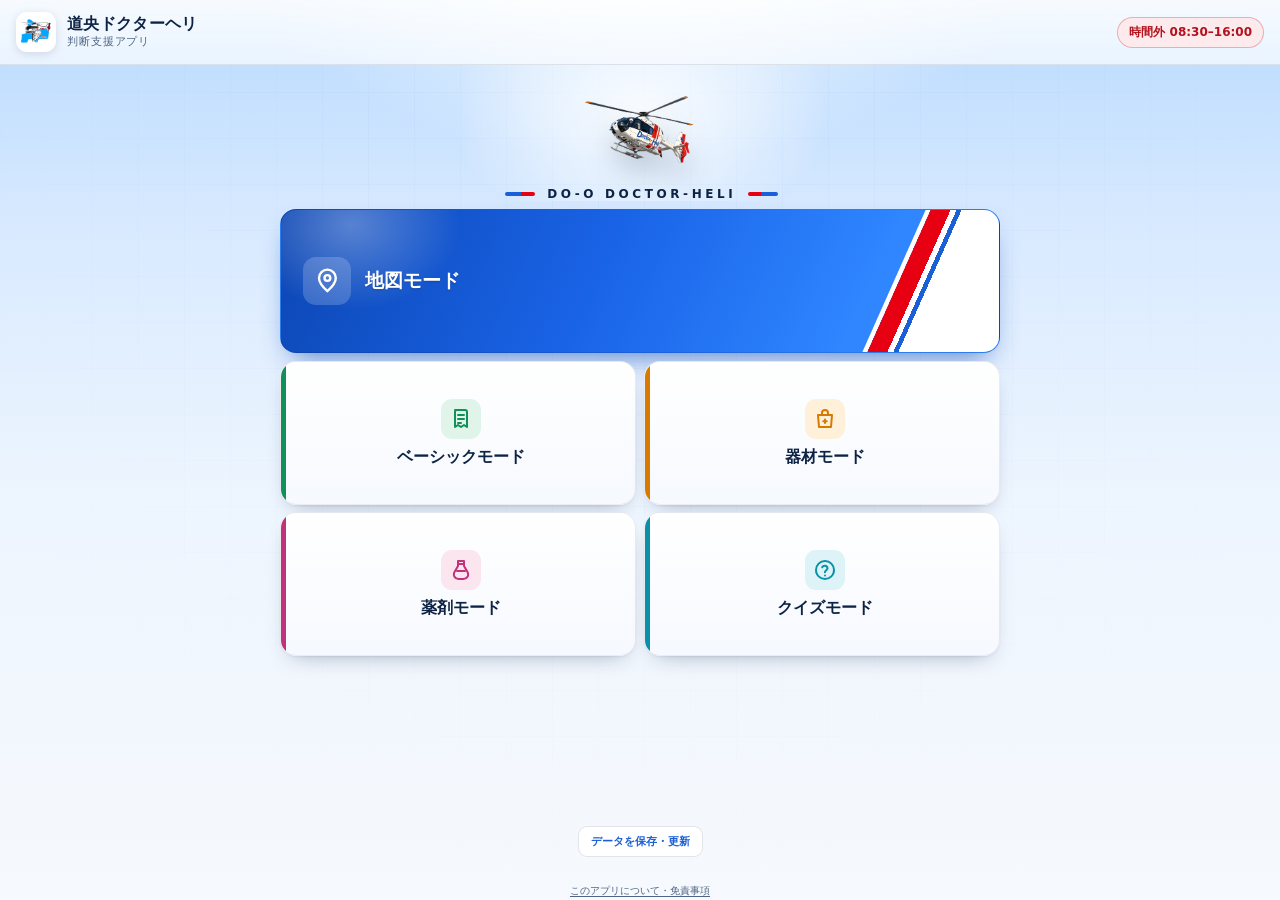
<file: index.html>
<!DOCTYPE html>
<html lang="ja">
<head>
<meta charset="UTF-8" />
<meta name="viewport" content="width=device-width, initial-scale=1.0, viewport-fit=cover" />
<meta name="theme-color" content="#f4f8fe" />
<title>道央ドクターヘリ 判断支援</title>
<link rel="manifest" href="manifest.json" crossorigin="use-credentials" />
<link rel="apple-touch-icon" href="image/public-icon-180.png" />
<meta name="apple-mobile-web-app-capable" content="yes" />
<meta name="mobile-web-app-capable" content="yes" />
<meta name="apple-mobile-web-app-status-bar-style" content="black-translucent" />
<meta name="apple-mobile-web-app-title" content="道央Drヘリ" />
<link rel="stylesheet" href="vendor/leaflet/leaflet.css" />
<link rel="stylesheet" href="css/style.css" />
</head>
<body>

<header class="appbar" id="appbar">
  <button class="appbar__back" id="btnBack" aria-label="戻る" hidden>‹</button>
  <div class="appbar__brand">
    <img src="image/Heriteinu.png" alt="ていぬくん" class="appbar__logo" />
    <div class="appbar__titles">
      <span class="appbar__title">道央ドクターヘリ</span>
      <span class="appbar__sub" id="appbarSub">判断支援アプリ</span>
    </div>
  </div>
  <div class="appbar__status" id="opStatus" title="運航時間">—</div>
</header>

<main id="app">
  <section class="screen screen--home is-active" id="screen-home">
    <div class="hero">
      <div class="hero__glow"></div>
      <img src="image/Heli.png" alt="ドクターヘリ" class="hero__heli" />
      <p class="hero__eyebrow">DO-O DOCTOR-HELI</p>
    </div>
    <nav class="modes" id="modeGrid" aria-label="モード選択"></nav>
    <p class="home__foot"></p>
    <p class="home__private-links" id="privateLinks"></p>
  </section>

  <section class="screen screen--map" id="screen-map">
    <div id="map" class="map"></div>
    <div class="map__legend" id="mapLegend"></div>
    <div class="sheet" id="sheet" aria-hidden="true">
      <div class="sheet__grip"></div>
      <div class="sheet__body" id="sheetBody"></div>
    </div>
  </section>

  <section class="screen" id="screen-beginner"><div class="modewrap" id="beginner-root"></div></section>
  <section class="screen" id="screen-inventory"><div class="modewrap" id="inventory-root"></div></section>
  <section class="screen" id="screen-quiz"><div class="modewrap" id="quiz-root"></div></section>
  <section class="screen" id="screen-drugs"><div class="modewrap" id="drugs-root"></div></section>
</main>

<script src="vendor/leaflet/leaflet.js"></script>
<script src="js/install-guide.js"></script>
<script src="js/app.js"></script>
<script src="js/map.js"></script>
<script src="js/drug-calc.js"></script>
<script src="js/drugs.js"></script>
<script src="js/modes.js"></script>
<script>
if ('serviceWorker' in navigator) {
  /* 制御済みページの再訪ごとに明示的な更新確認をしない。初回だけ登録する。 */
  window.addEventListener('load', () => {
    if (!navigator.serviceWorker.controller) navigator.serviceWorker.register('sw.js').catch(()=>{});
  });
}
</script>
</body>
</html>
</file>
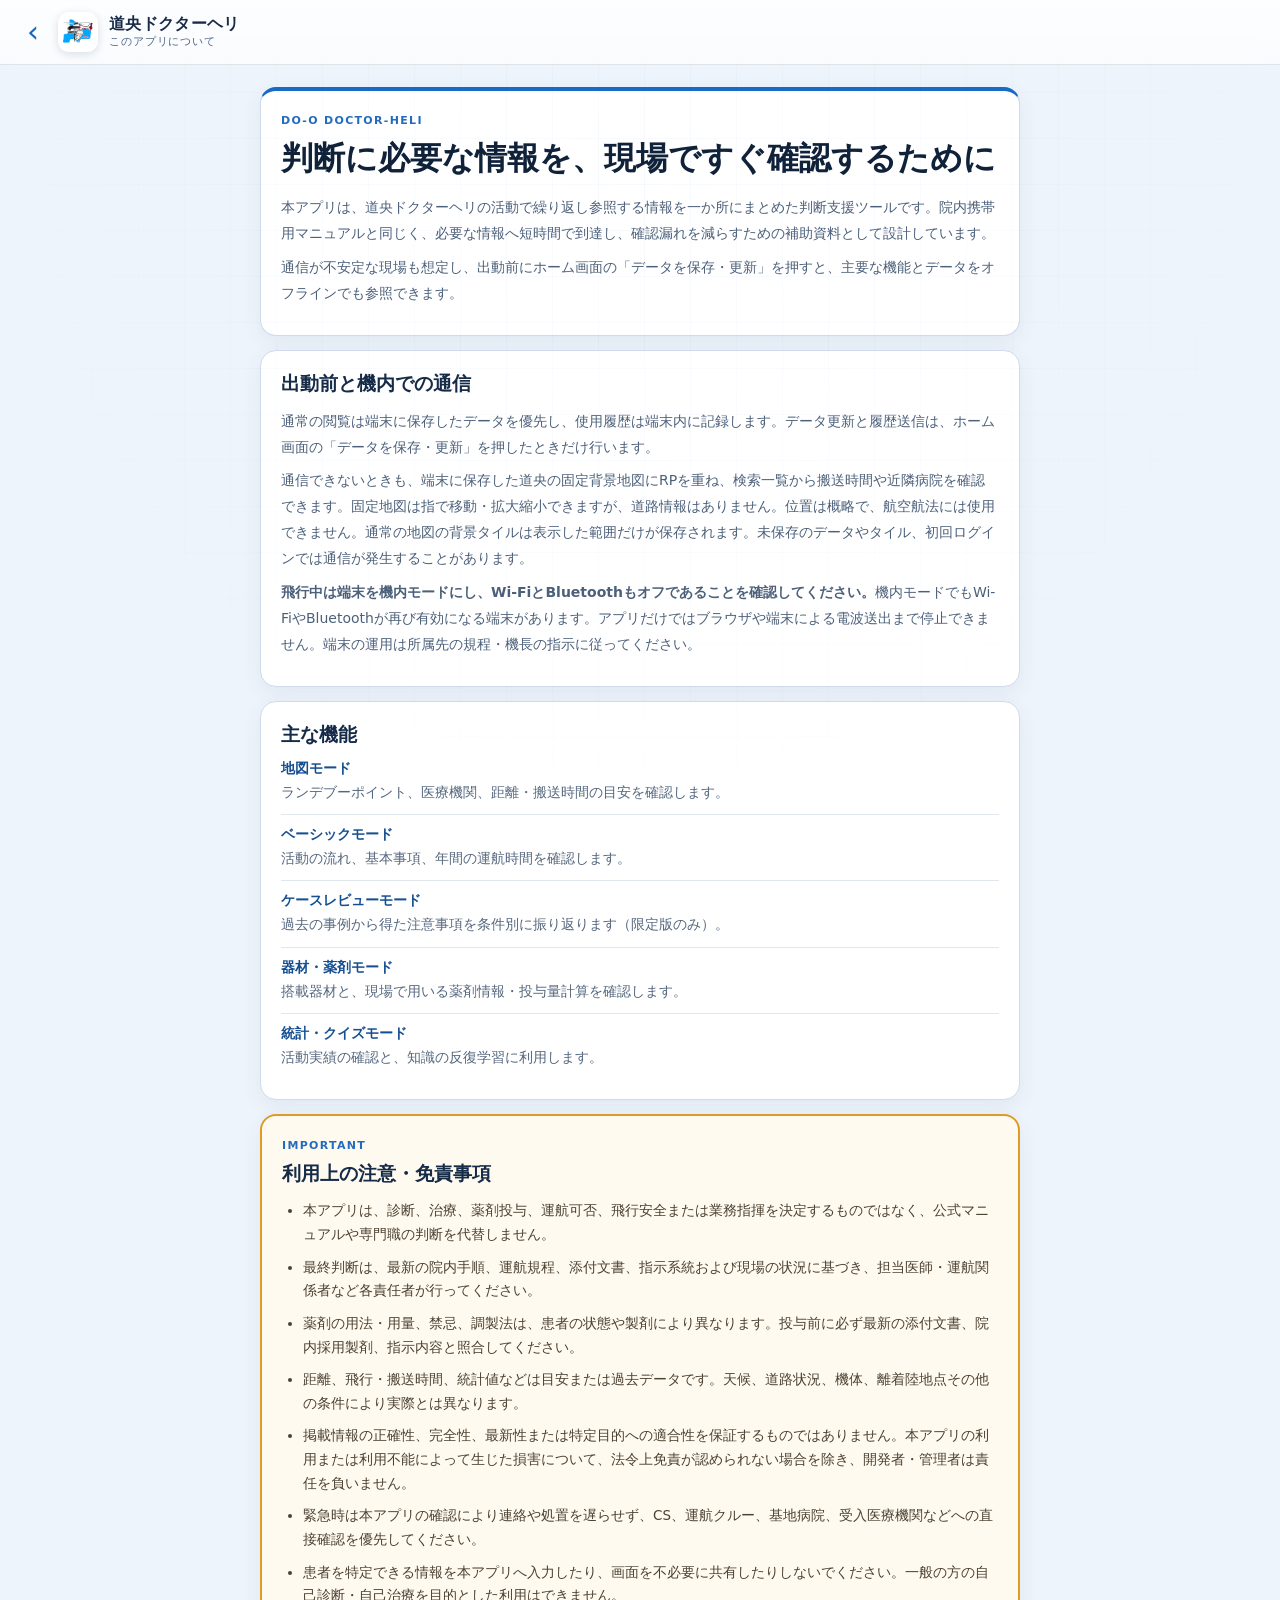
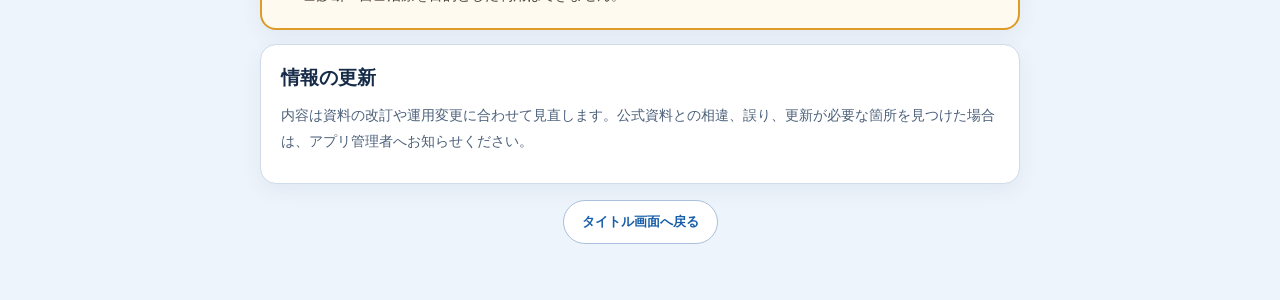
<file: about.html>
<!DOCTYPE html>
<html lang="ja">
<head>
<meta charset="UTF-8" />
<meta name="viewport" content="width=device-width, initial-scale=1.0, viewport-fit=cover" />
<meta name="theme-color" content="#f4f8fe" />
<title>このアプリについて｜道央ドクターヘリ</title>
<link rel="stylesheet" href="css/style.css" />
</head>
<body class="about-body">
<header class="appbar">
  <a class="appbar__back about-back" href="./" aria-label="タイトル画面へ戻る">‹</a>
  <div class="appbar__brand">
    <img src="image/Heriteinu.png" alt="ていぬくん" class="appbar__logo" />
    <div class="appbar__titles">
      <span class="appbar__title">道央ドクターヘリ</span>
      <span class="appbar__sub">このアプリについて</span>
    </div>
  </div>
</header>

<main class="about-page">
  <article class="about-card about-card--lead">
    <p class="about-kicker">DO-O DOCTOR-HELI</p>
    <h1>判断に必要な情報を、現場ですぐ確認するために</h1>
    <p>本アプリは、道央ドクターヘリの活動で繰り返し参照する情報を一か所にまとめた判断支援ツールです。院内携帯用マニュアルと同じく、必要な情報へ短時間で到達し、確認漏れを減らすための補助資料として設計しています。</p>
    <p>通信が不安定な現場も想定し、出動前にホーム画面の「データを保存・更新」を押すと、主要な機能とデータをオフラインでも参照できます。</p>
  </article>

  <section class="about-card">
    <h2>出動前と機内での通信</h2>
    <p>通常の閲覧は端末に保存したデータを優先し、使用履歴は端末内に記録します。データ更新と履歴送信は、ホーム画面の「データを保存・更新」を押したときだけ行います。</p>
    <p>通信できないときも、端末に保存した道央の固定背景地図にRPを重ね、検索一覧から搬送時間や近隣病院を確認できます。固定地図は指で移動・拡大縮小できますが、道路情報はありません。位置は概略で、航空航法には使用できません。通常の地図の背景タイルは表示した範囲だけが保存されます。未保存のデータやタイル、初回ログインでは通信が発生することがあります。</p>
    <p><strong>飛行中は端末を機内モードにし、Wi-FiとBluetoothもオフであることを確認してください。</strong>機内モードでもWi-FiやBluetoothが再び有効になる端末があります。アプリだけではブラウザや端末による電波送出まで停止できません。端末の運用は所属先の規程・機長の指示に従ってください。</p>
  </section>

  <section class="about-card">
    <h2>主な機能</h2>
    <dl class="about-features">
      <div><dt>地図モード</dt><dd>ランデブーポイント、医療機関、距離・搬送時間の目安を確認します。</dd></div>
      <div><dt>ベーシックモード</dt><dd>活動の流れ、基本事項、年間の運航時間を確認します。</dd></div>
      <div><dt>ケースレビューモード</dt><dd>過去の事例から得た注意事項を条件別に振り返ります（限定版のみ）。</dd></div>
      <div><dt>器材・薬剤モード</dt><dd>搭載器材と、現場で用いる薬剤情報・投与量計算を確認します。</dd></div>
      <div><dt>統計・クイズモード</dt><dd>活動実績の確認と、知識の反復学習に利用します。</dd></div>
    </dl>
  </section>

  <section class="about-card about-card--warning">
    <p class="about-kicker">IMPORTANT</p>
    <h2>利用上の注意・免責事項</h2>
    <ul class="about-list">
      <li>本アプリは、診断、治療、薬剤投与、運航可否、飛行安全または業務指揮を決定するものではなく、公式マニュアルや専門職の判断を代替しません。</li>
      <li>最終判断は、最新の院内手順、運航規程、添付文書、指示系統および現場の状況に基づき、担当医師・運航関係者など各責任者が行ってください。</li>
      <li>薬剤の用法・用量、禁忌、調製法は、患者の状態や製剤により異なります。投与前に必ず最新の添付文書、院内採用製剤、指示内容と照合してください。</li>
      <li>距離、飛行・搬送時間、統計値などは目安または過去データです。天候、道路状況、機体、離着陸地点その他の条件により実際とは異なります。</li>
      <li>掲載情報の正確性、完全性、最新性または特定目的への適合性を保証するものではありません。本アプリの利用または利用不能によって生じた損害について、法令上免責が認められない場合を除き、開発者・管理者は責任を負いません。</li>
      <li>緊急時は本アプリの確認により連絡や処置を遅らせず、CS、運航クルー、基地病院、受入医療機関などへの直接確認を優先してください。</li>
      <li>患者を特定できる情報を本アプリへ入力したり、画面を不必要に共有したりしないでください。一般の方の自己診断・自己治療を目的とした利用はできません。</li>
    </ul>
  </section>

  <section class="about-card">
    <h2>情報の更新</h2>
    <p>内容は資料の改訂や運用変更に合わせて見直します。公式資料との相違、誤り、更新が必要な箇所を見つけた場合は、アプリ管理者へお知らせください。</p>
  </section>

  <p class="about-return"><a href="./">タイトル画面へ戻る</a></p>
</main>
</body>
</html>
</file>
<file: vendor/leaflet/leaflet.css>
/* required styles */

.leaflet-pane,
.leaflet-tile,
.leaflet-marker-icon,
.leaflet-marker-shadow,
.leaflet-tile-container,
.leaflet-pane > svg,
.leaflet-pane > canvas,
.leaflet-zoom-box,
.leaflet-image-layer,
.leaflet-layer {
	position: absolute;
	left: 0;
	top: 0;
	}
.leaflet-container {
	overflow: hidden;
	}
.leaflet-tile,
.leaflet-marker-icon,
.leaflet-marker-shadow {
	-webkit-user-select: none;
	   -moz-user-select: none;
	        user-select: none;
	  -webkit-user-drag: none;
	}
/* Prevents IE11 from highlighting tiles in blue */
.leaflet-tile::selection {
	background: transparent;
}
/* Safari renders non-retina tile on retina better with this, but Chrome is worse */
.leaflet-safari .leaflet-tile {
	image-rendering: -webkit-optimize-contrast;
	}
/* hack that prevents hw layers "stretching" when loading new tiles */
.leaflet-safari .leaflet-tile-container {
	width: 1600px;
	height: 1600px;
	-webkit-transform-origin: 0 0;
	}
.leaflet-marker-icon,
.leaflet-marker-shadow {
	display: block;
	}
/* .leaflet-container svg: reset svg max-width decleration shipped in Joomla! (joomla.org) 3.x */
/* .leaflet-container img: map is broken in FF if you have max-width: 100% on tiles */
.leaflet-container .leaflet-overlay-pane svg {
	max-width: none !important;
	max-height: none !important;
	}
.leaflet-container .leaflet-marker-pane img,
.leaflet-container .leaflet-shadow-pane img,
.leaflet-container .leaflet-tile-pane img,
.leaflet-container img.leaflet-image-layer,
.leaflet-container .leaflet-tile {
	max-width: none !important;
	max-height: none !important;
	width: auto;
	padding: 0;
	}

.leaflet-container img.leaflet-tile {
	/* See: https://bugs.chromium.org/p/chromium/issues/detail?id=600120 */
	mix-blend-mode: plus-lighter;
}

.leaflet-container.leaflet-touch-zoom {
	-ms-touch-action: pan-x pan-y;
	touch-action: pan-x pan-y;
	}
.leaflet-container.leaflet-touch-drag {
	-ms-touch-action: pinch-zoom;
	/* Fallback for FF which doesn't support pinch-zoom */
	touch-action: none;
	touch-action: pinch-zoom;
}
.leaflet-container.leaflet-touch-drag.leaflet-touch-zoom {
	-ms-touch-action: none;
	touch-action: none;
}
.leaflet-container {
	-webkit-tap-highlight-color: transparent;
}
.leaflet-container a {
	-webkit-tap-highlight-color: rgba(51, 181, 229, 0.4);
}
.leaflet-tile {
	filter: inherit;
	visibility: hidden;
	}
.leaflet-tile-loaded {
	visibility: inherit;
	}
.leaflet-zoom-box {
	width: 0;
	height: 0;
	-moz-box-sizing: border-box;
	     box-sizing: border-box;
	z-index: 800;
	}
/* workaround for https://bugzilla.mozilla.org/show_bug.cgi?id=888319 */
.leaflet-overlay-pane svg {
	-moz-user-select: none;
	}

.leaflet-pane         { z-index: 400; }

.leaflet-tile-pane    { z-index: 200; }
.leaflet-overlay-pane { z-index: 400; }
.leaflet-shadow-pane  { z-index: 500; }
.leaflet-marker-pane  { z-index: 600; }
.leaflet-tooltip-pane   { z-index: 650; }
.leaflet-popup-pane   { z-index: 700; }

.leaflet-map-pane canvas { z-index: 100; }
.leaflet-map-pane svg    { z-index: 200; }

.leaflet-vml-shape {
	width: 1px;
	height: 1px;
	}
.lvml {
	behavior: url(#default#VML);
	display: inline-block;
	position: absolute;
	}


/* control positioning */

.leaflet-control {
	position: relative;
	z-index: 800;
	pointer-events: visiblePainted; /* IE 9-10 doesn't have auto */
	pointer-events: auto;
	}
.leaflet-top,
.leaflet-bottom {
	position: absolute;
	z-index: 1000;
	pointer-events: none;
	}
.leaflet-top {
	top: 0;
	}
.leaflet-right {
	right: 0;
	}
.leaflet-bottom {
	bottom: 0;
	}
.leaflet-left {
	left: 0;
	}
.leaflet-control {
	float: left;
	clear: both;
	}
.leaflet-right .leaflet-control {
	float: right;
	}
.leaflet-top .leaflet-control {
	margin-top: 10px;
	}
.leaflet-bottom .leaflet-control {
	margin-bottom: 10px;
	}
.leaflet-left .leaflet-control {
	margin-left: 10px;
	}
.leaflet-right .leaflet-control {
	margin-right: 10px;
	}


/* zoom and fade animations */

.leaflet-fade-anim .leaflet-popup {
	opacity: 0;
	-webkit-transition: opacity 0.2s linear;
	   -moz-transition: opacity 0.2s linear;
	        transition: opacity 0.2s linear;
	}
.leaflet-fade-anim .leaflet-map-pane .leaflet-popup {
	opacity: 1;
	}
.leaflet-zoom-animated {
	-webkit-transform-origin: 0 0;
	    -ms-transform-origin: 0 0;
	        transform-origin: 0 0;
	}
svg.leaflet-zoom-animated {
	will-change: transform;
}

.leaflet-zoom-anim .leaflet-zoom-animated {
	-webkit-transition: -webkit-transform 0.25s cubic-bezier(0,0,0.25,1);
	   -moz-transition:    -moz-transform 0.25s cubic-bezier(0,0,0.25,1);
	        transition:         transform 0.25s cubic-bezier(0,0,0.25,1);
	}
.leaflet-zoom-anim .leaflet-tile,
.leaflet-pan-anim .leaflet-tile {
	-webkit-transition: none;
	   -moz-transition: none;
	        transition: none;
	}

.leaflet-zoom-anim .leaflet-zoom-hide {
	visibility: hidden;
	}


/* cursors */

.leaflet-interactive {
	cursor: pointer;
	}
.leaflet-grab {
	cursor: -webkit-grab;
	cursor:    -moz-grab;
	cursor:         grab;
	}
.leaflet-crosshair,
.leaflet-crosshair .leaflet-interactive {
	cursor: crosshair;
	}
.leaflet-popup-pane,
.leaflet-control {
	cursor: auto;
	}
.leaflet-dragging .leaflet-grab,
.leaflet-dragging .leaflet-grab .leaflet-interactive,
.leaflet-dragging .leaflet-marker-draggable {
	cursor: move;
	cursor: -webkit-grabbing;
	cursor:    -moz-grabbing;
	cursor:         grabbing;
	}

/* marker & overlays interactivity */
.leaflet-marker-icon,
.leaflet-marker-shadow,
.leaflet-image-layer,
.leaflet-pane > svg path,
.leaflet-tile-container {
	pointer-events: none;
	}

.leaflet-marker-icon.leaflet-interactive,
.leaflet-image-layer.leaflet-interactive,
.leaflet-pane > svg path.leaflet-interactive,
svg.leaflet-image-layer.leaflet-interactive path {
	pointer-events: visiblePainted; /* IE 9-10 doesn't have auto */
	pointer-events: auto;
	}

/* visual tweaks */

.leaflet-container {
	background: #ddd;
	outline-offset: 1px;
	}
.leaflet-container a {
	color: #0078A8;
	}
.leaflet-zoom-box {
	border: 2px dotted #38f;
	background: rgba(255,255,255,0.5);
	}


/* general typography */
.leaflet-container {
	font-family: "Helvetica Neue", Arial, Helvetica, sans-serif;
	font-size: 12px;
	font-size: 0.75rem;
	line-height: 1.5;
	}


/* general toolbar styles */

.leaflet-bar {
	box-shadow: 0 1px 5px rgba(0,0,0,0.65);
	border-radius: 4px;
	}
.leaflet-bar a {
	background-color: #fff;
	border-bottom: 1px solid #ccc;
	width: 26px;
	height: 26px;
	line-height: 26px;
	display: block;
	text-align: center;
	text-decoration: none;
	color: black;
	}
.leaflet-bar a,
.leaflet-control-layers-toggle {
	background-position: 50% 50%;
	background-repeat: no-repeat;
	display: block;
	}
.leaflet-bar a:hover,
.leaflet-bar a:focus {
	background-color: #f4f4f4;
	}
.leaflet-bar a:first-child {
	border-top-left-radius: 4px;
	border-top-right-radius: 4px;
	}
.leaflet-bar a:last-child {
	border-bottom-left-radius: 4px;
	border-bottom-right-radius: 4px;
	border-bottom: none;
	}
.leaflet-bar a.leaflet-disabled {
	cursor: default;
	background-color: #f4f4f4;
	color: #bbb;
	}

.leaflet-touch .leaflet-bar a {
	width: 30px;
	height: 30px;
	line-height: 30px;
	}
.leaflet-touch .leaflet-bar a:first-child {
	border-top-left-radius: 2px;
	border-top-right-radius: 2px;
	}
.leaflet-touch .leaflet-bar a:last-child {
	border-bottom-left-radius: 2px;
	border-bottom-right-radius: 2px;
	}

/* zoom control */

.leaflet-control-zoom-in,
.leaflet-control-zoom-out {
	font: bold 18px 'Lucida Console', Monaco, monospace;
	text-indent: 1px;
	}

.leaflet-touch .leaflet-control-zoom-in, .leaflet-touch .leaflet-control-zoom-out  {
	font-size: 22px;
	}


/* layers control */

.leaflet-control-layers {
	box-shadow: 0 1px 5px rgba(0,0,0,0.4);
	background: #fff;
	border-radius: 5px;
	}
.leaflet-control-layers-toggle {
	background-image: url(images/layers.png);
	width: 36px;
	height: 36px;
	}
.leaflet-retina .leaflet-control-layers-toggle {
	background-image: url(images/layers-2x.png);
	background-size: 26px 26px;
	}
.leaflet-touch .leaflet-control-layers-toggle {
	width: 44px;
	height: 44px;
	}
.leaflet-control-layers .leaflet-control-layers-list,
.leaflet-control-layers-expanded .leaflet-control-layers-toggle {
	display: none;
	}
.leaflet-control-layers-expanded .leaflet-control-layers-list {
	display: block;
	position: relative;
	}
.leaflet-control-layers-expanded {
	padding: 6px 10px 6px 6px;
	color: #333;
	background: #fff;
	}
.leaflet-control-layers-scrollbar {
	overflow-y: scroll;
	overflow-x: hidden;
	padding-right: 5px;
	}
.leaflet-control-layers-selector {
	margin-top: 2px;
	position: relative;
	top: 1px;
	}
.leaflet-control-layers label {
	display: block;
	font-size: 13px;
	font-size: 1.08333em;
	}
.leaflet-control-layers-separator {
	height: 0;
	border-top: 1px solid #ddd;
	margin: 5px -10px 5px -6px;
	}

/* Default icon URLs */
.leaflet-default-icon-path { /* used only in path-guessing heuristic, see L.Icon.Default */
	background-image: url(images/marker-icon.png);
	}


/* attribution and scale controls */

.leaflet-container .leaflet-control-attribution {
	background: #fff;
	background: rgba(255, 255, 255, 0.8);
	margin: 0;
	}
.leaflet-control-attribution,
.leaflet-control-scale-line {
	padding: 0 5px;
	color: #333;
	line-height: 1.4;
	}
.leaflet-control-attribution a {
	text-decoration: none;
	}
.leaflet-control-attribution a:hover,
.leaflet-control-attribution a:focus {
	text-decoration: underline;
	}
.leaflet-attribution-flag {
	display: inline !important;
	vertical-align: baseline !important;
	width: 1em;
	height: 0.6669em;
	}
.leaflet-left .leaflet-control-scale {
	margin-left: 5px;
	}
.leaflet-bottom .leaflet-control-scale {
	margin-bottom: 5px;
	}
.leaflet-control-scale-line {
	border: 2px solid #777;
	border-top: none;
	line-height: 1.1;
	padding: 2px 5px 1px;
	white-space: nowrap;
	-moz-box-sizing: border-box;
	     box-sizing: border-box;
	background: rgba(255, 255, 255, 0.8);
	text-shadow: 1px 1px #fff;
	}
.leaflet-control-scale-line:not(:first-child) {
	border-top: 2px solid #777;
	border-bottom: none;
	margin-top: -2px;
	}
.leaflet-control-scale-line:not(:first-child):not(:last-child) {
	border-bottom: 2px solid #777;
	}

.leaflet-touch .leaflet-control-attribution,
.leaflet-touch .leaflet-control-layers,
.leaflet-touch .leaflet-bar {
	box-shadow: none;
	}
.leaflet-touch .leaflet-control-layers,
.leaflet-touch .leaflet-bar {
	border: 2px solid rgba(0,0,0,0.2);
	background-clip: padding-box;
	}


/* popup */

.leaflet-popup {
	position: absolute;
	text-align: center;
	margin-bottom: 20px;
	}
.leaflet-popup-content-wrapper {
	padding: 1px;
	text-align: left;
	border-radius: 12px;
	}
.leaflet-popup-content {
	margin: 13px 24px 13px 20px;
	line-height: 1.3;
	font-size: 13px;
	font-size: 1.08333em;
	min-height: 1px;
	}
.leaflet-popup-content p {
	margin: 17px 0;
	margin: 1.3em 0;
	}
.leaflet-popup-tip-container {
	width: 40px;
	height: 20px;
	position: absolute;
	left: 50%;
	margin-top: -1px;
	margin-left: -20px;
	overflow: hidden;
	pointer-events: none;
	}
.leaflet-popup-tip {
	width: 17px;
	height: 17px;
	padding: 1px;

	margin: -10px auto 0;
	pointer-events: auto;

	-webkit-transform: rotate(45deg);
	   -moz-transform: rotate(45deg);
	    -ms-transform: rotate(45deg);
	        transform: rotate(45deg);
	}
.leaflet-popup-content-wrapper,
.leaflet-popup-tip {
	background: white;
	color: #333;
	box-shadow: 0 3px 14px rgba(0,0,0,0.4);
	}
.leaflet-container a.leaflet-popup-close-button {
	position: absolute;
	top: 0;
	right: 0;
	border: none;
	text-align: center;
	width: 24px;
	height: 24px;
	font: 16px/24px Tahoma, Verdana, sans-serif;
	color: #757575;
	text-decoration: none;
	background: transparent;
	}
.leaflet-container a.leaflet-popup-close-button:hover,
.leaflet-container a.leaflet-popup-close-button:focus {
	color: #585858;
	}
.leaflet-popup-scrolled {
	overflow: auto;
	}

.leaflet-oldie .leaflet-popup-content-wrapper {
	-ms-zoom: 1;
	}
.leaflet-oldie .leaflet-popup-tip {
	width: 24px;
	margin: 0 auto;

	-ms-filter: "progid:DXImageTransform.Microsoft.Matrix(M11=0.70710678, M12=0.70710678, M21=-0.70710678, M22=0.70710678)";
	filter: progid:DXImageTransform.Microsoft.Matrix(M11=0.70710678, M12=0.70710678, M21=-0.70710678, M22=0.70710678);
	}

.leaflet-oldie .leaflet-control-zoom,
.leaflet-oldie .leaflet-control-layers,
.leaflet-oldie .leaflet-popup-content-wrapper,
.leaflet-oldie .leaflet-popup-tip {
	border: 1px solid #999;
	}


/* div icon */

.leaflet-div-icon {
	background: #fff;
	border: 1px solid #666;
	}


/* Tooltip */
/* Base styles for the element that has a tooltip */
.leaflet-tooltip {
	position: absolute;
	padding: 6px;
	background-color: #fff;
	border: 1px solid #fff;
	border-radius: 3px;
	color: #222;
	white-space: nowrap;
	-webkit-user-select: none;
	-moz-user-select: none;
	-ms-user-select: none;
	user-select: none;
	pointer-events: none;
	box-shadow: 0 1px 3px rgba(0,0,0,0.4);
	}
.leaflet-tooltip.leaflet-interactive {
	cursor: pointer;
	pointer-events: auto;
	}
.leaflet-tooltip-top:before,
.leaflet-tooltip-bottom:before,
.leaflet-tooltip-left:before,
.leaflet-tooltip-right:before {
	position: absolute;
	pointer-events: none;
	border: 6px solid transparent;
	background: transparent;
	content: "";
	}

/* Directions */

.leaflet-tooltip-bottom {
	margin-top: 6px;
}
.leaflet-tooltip-top {
	margin-top: -6px;
}
.leaflet-tooltip-bottom:before,
.leaflet-tooltip-top:before {
	left: 50%;
	margin-left: -6px;
	}
.leaflet-tooltip-top:before {
	bottom: 0;
	margin-bottom: -12px;
	border-top-color: #fff;
	}
.leaflet-tooltip-bottom:before {
	top: 0;
	margin-top: -12px;
	margin-left: -6px;
	border-bottom-color: #fff;
	}
.leaflet-tooltip-left {
	margin-left: -6px;
}
.leaflet-tooltip-right {
	margin-left: 6px;
}
.leaflet-tooltip-left:before,
.leaflet-tooltip-right:before {
	top: 50%;
	margin-top: -6px;
	}
.leaflet-tooltip-left:before {
	right: 0;
	margin-right: -12px;
	border-left-color: #fff;
	}
.leaflet-tooltip-right:before {
	left: 0;
	margin-left: -12px;
	border-right-color: #fff;
	}

/* Printing */

@media print {
	/* Prevent printers from removing background-images of controls. */
	.leaflet-control {
		-webkit-print-color-adjust: exact;
		print-color-adjust: exact;
		}
	}
</file>
<file: css/style.css>
:root{
  /* 明るいスカイテーマ（機体の白×赤×青ラインを基調）。全画面共通 */
  --bg:#f4f8fe; --bg2:#ffffff; --bg3:#eaf2fd;
  --surface:#ffffff;
  --surface2:#f1f6fd;
  --line:rgba(13,35,68,.12);
  --red:#e60012; --red-soft:#d6313d;
  --blue:#1a5fd6; --sky:#1565c0; --cyan:#0891a8;
  --text:#0d2344; --muted:#4f6585; --dim:#6b7d99;
  --ok:#0b7a43; --warn:#b86800;
  --r:18px; --r-lg:26px;
  --shadow:0 10px 24px -12px rgba(13,35,68,.3);
  --font:"Hiragino Kaku Gothic ProN","Yu Gothic",system-ui,-apple-system,"Segoe UI",Roboto,sans-serif;
}
*{box-sizing:border-box;-webkit-tap-highlight-color:transparent}
html,body{margin:0;height:100%}
body{
  font-family:var(--font); color:var(--text); background:var(--bg);
  background-image:
    radial-gradient(560px 320px at 50% -60px, rgba(255,255,255,.95), transparent 70%),
    linear-gradient(180deg,#b9dafe 0%,#d9eaff 26%,#edf5fe 55%,#f6f9fd 100%);
  background-attachment:fixed;
  -webkit-font-smoothing:antialiased; overflow-x:hidden;
}
/* faint topo grid */
body::before{
  content:""; position:fixed; inset:0; pointer-events:none; z-index:0; opacity:.6;
  background-image:linear-gradient(rgba(26,95,214,.06) 1px,transparent 1px),
    linear-gradient(90deg,rgba(26,95,214,.06) 1px,transparent 1px);
  background-size:46px 46px; mask-image:radial-gradient(circle at 50% 20%,#000,transparent 80%);
}
img{display:block;max-width:100%}
button{font-family:inherit;cursor:pointer;border:0;background:none;color:inherit}

/* ===== App bar ===== */
.appbar{
  position:sticky; top:0; z-index:50; display:flex; align-items:center; gap:12px;
  padding:calc(env(safe-area-inset-top) + 12px) 16px 12px;
  background:linear-gradient(180deg,rgba(255,255,255,.88),rgba(255,255,255,.66));
  backdrop-filter:blur(14px); -webkit-backdrop-filter:blur(14px);
  border-bottom:1px solid var(--line);
}
.appbar__back{font-size:30px;line-height:1;width:34px;height:34px;border-radius:12px;color:var(--sky);margin-right:-4px}
.appbar__back:active{background:var(--surface2)}
.appbar__brand{display:flex;align-items:center;gap:11px;min-width:0;flex:1}
.appbar__logo{width:40px;height:40px;object-fit:contain;border-radius:11px;
  background:#fff;box-shadow:0 2px 8px rgba(13,35,68,.14)}
.appbar__titles{display:flex;flex-direction:column;min-width:0}
.appbar__title{font-weight:800;font-size:16px;letter-spacing:.02em;line-height:1.15}
.appbar__sub{font-size:11px;color:var(--muted);letter-spacing:.08em}
.appbar__status{
  font-size:12px;font-weight:700;color:var(--text);white-space:nowrap;
  padding:6px 11px;border-radius:999px;border:1px solid var(--line);background:var(--surface);
}
.appbar__status.is-open{color:#0b7a43;background:#e2f6eb;border-color:rgba(11,122,67,.3)}
.appbar__status.is-closed{color:#b3121d;background:#fdeaec;border-color:rgba(179,18,29,.28)}

/* ===== Screens ===== */
#app{position:relative;z-index:1;max-width:760px;margin:0 auto}
.screen{display:none;animation:fade .35s ease}
.screen.is-active{display:block}
@keyframes fade{from{opacity:0;transform:translateY(8px)}to{opacity:1;transform:none}}

/* ===== Hero ===== */
.hero{position:relative;padding:6px 20px 0;overflow:hidden;flex:none;text-align:center}
.hero__glow{position:absolute;top:-80px;left:50%;width:380px;height:260px;translate:-50% 0;
  background:radial-gradient(closest-side,rgba(255,255,255,.9),transparent);pointer-events:none}
.hero__heli{
  position:relative;width:auto;height:clamp(58px,14dvh,118px);margin:0 auto -2px;
  filter:drop-shadow(0 16px 14px rgba(13,35,68,.22));
  animation:hover 5.5s ease-in-out infinite;
}
@keyframes hover{0%,100%{transform:translateY(0) rotate(-.4deg)}50%{transform:translateY(-12px) rotate(.4deg)}}
.hero__text{position:relative;text-align:center;margin-top:2px}
.hero__eyebrow{position:relative;display:flex;align-items:center;justify-content:center;gap:12px;margin:0;padding-left:.3em;
  font-size:12px;font-weight:900;letter-spacing:.3em;color:#0d2344}
.hero__eyebrow::before,.hero__eyebrow::after{content:"";flex:none;width:30px;height:4px;border-radius:2px;
  background:linear-gradient(90deg,#1a5fd6 0 55%,#e60012 55% 100%)}
.hero__eyebrow::after{background:linear-gradient(90deg,#e60012 0 45%,#1a5fd6 45% 100%)}
.hero__title{font-size:30px;line-height:1.18;font-weight:900;margin:0 0 12px;letter-spacing:.01em}
.hero__lead{font-size:13.5px;line-height:1.7;color:var(--muted);max-width:30em;margin:0 auto}

/* ===== Mode grid ===== */
.screen--home.is-active{height:calc(100dvh - 65px - env(safe-area-inset-top));display:flex;flex-direction:column;overflow:hidden}
.modes{display:grid;grid-template-columns:1fr 1fr;grid-template-rows:repeat(4,minmax(44px,1fr));gap:8px;padding:8px 16px;flex:1;min-height:0}
.mode{
  --ac:#1a5fd6; --ac-bg:#e5eefc;
  position:relative;text-align:center;border-radius:16px;padding:8px 10px 8px 15px;min-height:0;
  background:linear-gradient(180deg,#ffffff,#f6f9ff);color:#0d2344;
  border:1px solid rgba(13,35,68,.08);
  box-shadow:0 1px 2px rgba(13,35,68,.06),0 10px 22px -12px rgba(13,35,68,.38);overflow:hidden;
  display:flex;flex-direction:column;align-items:center;justify-content:center;gap:clamp(4px,1dvh,8px);
  transition:transform .18s ease,box-shadow .18s ease;
}
.mode::before{content:"";position:absolute;left:0;top:0;bottom:0;width:5px;background:var(--ac)}
.mode:active{transform:scale(.97)}
.mode:focus-visible{outline:3px solid var(--ac);outline-offset:2px}
@media(hover:hover){
  .mode:hover{transform:translateY(-2px);box-shadow:0 1px 2px rgba(13,35,68,.06),0 16px 28px -12px rgba(13,35,68,.42)}
}
.mode[data-mode="beginner"]{--ac:#11915a;--ac-bg:#e0f4e9}
.mode[data-mode="reflection"]{--ac:#d6313d;--ac-bg:#fde6e8}
.mode[data-mode="inventory"]{--ac:#d97a00;--ac-bg:#fff0d9}
.mode[data-mode="drugs"]{--ac:#c2327a;--ac-bg:#fbe5ef}
.mode[data-mode="stats"]{--ac:#6b4fe0;--ac-bg:#ece7ff}
.mode[data-mode="quiz"]{--ac:#0891a8;--ac-bg:#ddf3f7}
.mode__ic{
  width:clamp(28px,5dvh,40px);height:clamp(28px,5dvh,40px);border-radius:11px;display:grid;place-items:center;flex:none;
  position:relative;z-index:1;background:var(--ac-bg);color:var(--ac);
}
.mode__ic svg{width:60%;height:60%}
/* 名称は常に1行。最長の「ケースレビューモード」(10字)がカード幅に収まるよう、カード幅に比例させる（全カード同じ大きさ） */
.mode{container-type:inline-size;padding:6px 6px 6px 11px}
.mode__name{position:relative;z-index:1;font-weight:800;font-size:14px;font-size:min(16px,9.8cqi);line-height:1.25;letter-spacing:0;color:#0d2344;white-space:nowrap}
/* 地図モード: 左は青地、右は機体と同じ白地に赤・青の斜めライン */
.mode--primary{grid-column:1 / -1;min-height:0;flex-direction:row;justify-content:flex-start;gap:14px;padding-left:22px;
  border:1px solid rgba(13,35,68,.08);color:#fff;
  background:linear-gradient(115deg,#0c46b3 0%,#1a64e8 45%,#2f86ff 80%);
  box-shadow:0 14px 28px -12px rgba(12,70,179,.7);}
.mode--primary::before{left:auto;right:-40px;top:-10%;bottom:-10%;width:140px;transform:skewX(-24deg);
  background:linear-gradient(90deg,#e60012 0 20px,#fff 20px 26px,#1a5fd6 26px 31px,#fff 31px);
  box-shadow:-5px 0 0 #fff}
.mode--primary:focus-visible{outline-color:#0c46b3}
.mode--primary .mode__ic{width:clamp(34px,6dvh,48px);height:clamp(34px,6dvh,48px);border-radius:13px;background:rgba(255,255,255,.18);color:#fff}
.mode--primary .mode__name{color:#fff;font-size:19px;text-shadow:0 1px 2px rgba(0,0,0,.18)}
.mode__desc{font-size:12px;color:var(--muted);line-height:1.55}
.mode__body{display:flex;flex-direction:column;gap:5px;min-width:0}
.mode__arrow{margin-left:auto;color:var(--sky);font-size:24px;align-self:center}
.mode__glow{display:none}
.mode--primary .mode__glow{display:block;position:absolute;left:-40px;top:-70px;width:220px;height:170px;
  background:radial-gradient(closest-side,rgba(255,255,255,.3),transparent);pointer-events:none}
@media(prefers-reduced-motion:reduce){.hero__heli{animation:none}.mode{transition:none}}
.mode.is-soon{opacity:.62}
.mode.is-soon .mode__arrow{display:none}
.badge-soon{position:absolute;top:12px;right:12px;font-size:10px;font-weight:700;letter-spacing:.06em;
  color:var(--warn);background:rgba(255,176,32,.13);border:1px solid rgba(255,176,32,.35);
  padding:3px 8px;border-radius:999px}
.accent-red{color:var(--red-soft)} .accent-blue{color:var(--sky)} .accent-cyan{color:var(--cyan)}
.accent-amber{color:var(--warn)} .accent-green{color:var(--ok)}

.home__foot{margin:0;text-align:center;color:#4f6585;font-size:10px;padding:3px 12px 0;letter-spacing:.02em;line-height:1.25}
.home__foot:empty{display:none}
.home__sync{display:block;margin:10px auto 4px;padding:7px 12px;border:1px solid var(--line);border-radius:9px;background:var(--surface);color:var(--blue);font-size:11px;font-weight:800}
.home__sync:disabled{opacity:.55}
.home__sync-status{display:block;min-height:1.3em;margin:0 auto 4px;text-align:center;color:var(--muted);font-size:11px}
.home__role{display:inline-block;margin-top:3px;color:#4f6585;font-size:10px}
.home__role a{color:#1a5fd6;text-decoration:underline;text-underline-offset:2px}
.home__role a:hover,.home__role a:focus-visible{color:#0d2344}
.home__logout{display:inline-block;margin-top:3px;padding:3px 10px;color:#4f6585;font-size:10px;text-decoration:none;background:rgba(255,255,255,.7);border:1px solid rgba(13,35,68,.16);border-radius:999px}
.home__logout:hover,.home__logout:focus-visible{color:#0d2344;border-color:#4f6585}
.home__private-links{margin:2px 0 calc(env(safe-area-inset-bottom) + 3px);text-align:center;line-height:1}
.home__private-links:empty{display:none}
.home__usage{color:#4f6585;font-size:10px;text-decoration:underline;text-underline-offset:2px}
.home__usage:hover,.home__usage:focus-visible{color:#0d2344}

/* ===== このアプリについて ===== */
.about-body{min-height:100%;height:auto;background:#eef4fb;color:#172b47}
.about-back{display:grid;place-items:center;flex:0 0 auto;text-decoration:none}
.about-page{width:min(100% - 28px,760px);margin:0 auto;padding:22px 0 calc(40px + env(safe-area-inset-bottom))}
.about-card{margin-bottom:14px;padding:20px;border:1px solid #cfdaea;border-radius:16px;background:#fff;box-shadow:0 6px 20px rgba(31,65,110,.07)}
.about-card--lead{border-top:4px solid #1969c5}.about-card--warning{border:2px solid #df9b28;background:#fffaf0}
.about-kicker{margin:0 0 5px!important;color:#236bbd!important;font-size:11px!important;font-weight:900;letter-spacing:.12em}
.about-card h1{margin:0 0 14px;color:#10213a;font-size:clamp(23px,5.8vw,32px);line-height:1.4}
.about-card h2{margin:0 0 12px;color:#152b48;font-size:19px}
.about-card p{margin:8px 0;color:#4c607a;font-size:14px;line-height:1.85}
.about-features{display:grid;gap:0;margin:0}.about-features div{padding:11px 0;border-top:1px solid #e1e7ef}.about-features div:first-child{padding-top:0;border-top:0}
.about-features dt{color:#164f91;font-size:14px;font-weight:900}.about-features dd{margin:3px 0 0;color:#55677e;font-size:13.5px;line-height:1.65}
.about-list{margin:0;padding-left:21px}.about-list li{color:#4b4131;font-size:13.5px;line-height:1.75}.about-list li+li{margin-top:9px}
.about-return{text-align:center}.about-return a{display:inline-flex;min-height:44px;align-items:center;padding:8px 18px;border:1px solid #aac0dd;border-radius:99px;background:#fff;color:#175da8;font-size:13px;font-weight:900;text-decoration:none}
@media(max-width:480px){.about-page{width:min(100% - 20px,760px);padding-top:12px}.about-card{padding:17px}}

/* ===== Map screen ===== */
.screen--map{
  position:relative;
  --surface:rgba(26,56,96,.06);
  --surface2:rgba(26,56,96,.10);
  --line:rgba(50,76,112,.18);
  --text:#14213d;
  --muted:#546783;
  --dim:#7b8ba3;
}
.map{height:calc(100vh - 64px - env(safe-area-inset-top));width:100%;background:#dfe9f4}
.leaflet-container{background:#dfe9f4;font-family:var(--font)}
.map__legend{
  position:absolute;top:12px;left:12px;z-index:600;display:flex;flex-wrap:wrap;gap:6px;max-width:74%;
  background:rgba(255,255,255,.88);backdrop-filter:blur(8px);padding:8px 10px;border-radius:14px;border:1px solid rgba(42,68,106,.18);
  box-shadow:0 8px 24px rgba(31,52,82,.16);
}
.map__legend[hidden]{display:none}
.legend__item{display:flex;align-items:center;gap:5px;font-size:11px;color:var(--muted);font-weight:600}
.legend__dot{width:10px;height:10px;border-radius:50%}

/* タイルが無いときの固定RP地図。背景SVGとピンは同じ緯度経度範囲を使う。 */
.map--offline{overflow-y:auto;background:#edf3fa}
.offline-map{width:min(100%,860px);margin:0 auto;padding:18px 14px calc(36px + env(safe-area-inset-bottom))}
.offline-map__head{display:flex;align-items:center;justify-content:space-between;gap:12px;color:#132946}
.offline-map__head strong{display:block;font-size:20px}.offline-map__head small{display:block;color:#5b6d84;font-size:11px}
.offline-map__head>span{white-space:nowrap;font-size:12px;font-weight:800;color:#245ea8}
.offline-map__note{margin:9px 0 12px;color:#425975;font-size:12px;line-height:1.6}
.offline-map__regions{display:flex;flex-wrap:wrap;gap:5px 11px;margin:0 0 10px;color:#3d516c;font-size:11px;font-weight:700}
.offline-map__regions span{display:inline-flex;align-items:center;gap:4px}.offline-map__regions i{display:inline-block;width:9px;height:9px;border-radius:50%}.offline-map__regions .offline-map__base-dot{background:#c62828}
.offline-map__plot{position:relative;width:100%;height:clamp(420px,62vh,620px);border:1px solid #a9bfd8;border-radius:16px;overflow:hidden;touch-action:none;
  background-color:#d7ebf7;background-image:url('../image/doo-offline-map.svg');background-size:100% 100%;background-repeat:no-repeat}
.offline-map__plot.leaflet-container{height:clamp(420px,62vh,620px);width:100%;border-radius:16px;background:#d7ebf7;touch-action:none}
.offline-map__plot--interactive{background-image:none}
.offline-map__plot::after{content:'概略図・航法に使用しない';position:absolute;left:10px;bottom:9px;padding:3px 6px;border-radius:6px;background:rgba(255,255,255,.88);color:#48627d;font-size:10px;pointer-events:none}
.offline-map__source{margin:5px 3px 0;color:#64778d;font-size:10px;text-align:right}
.offline-map__north{position:absolute;top:9px;right:10px;color:#345678;font-size:12px;font-weight:900}
.offline-map__pin,.offline-map__base{position:absolute;z-index:1;transform:translate(-50%,-50%);width:17px;height:17px;border:2px solid #fff;border-radius:50%;box-shadow:0 2px 7px rgba(17,42,72,.45)}
.offline-map__pin:hover,.offline-map__pin:focus-visible,.offline-map__base:hover,.offline-map__base:focus-visible{z-index:3;outline:3px solid #1b4b85;outline-offset:2px}
.offline-map__base{z-index:2;display:grid;place-items:center;width:28px;height:28px;background:#c62828;color:#fff;font-size:13px;font-weight:900}
.offline-map__search{display:block;margin:16px 0 9px;color:#263c5a;font-size:12px;font-weight:800}
.offline-map__search input{display:block;width:100%;margin-top:5px;padding:10px 12px;border:1px solid #aac0d8;border-radius:10px;background:#fff;color:#172b47;font:inherit;font-size:14px}
.offline-map__results{display:grid;gap:6px}.offline-map__empty,.offline-map__missing{padding:20px;border:1px solid #ccd8e7;border-radius:12px;background:#fff;color:#4d6079;line-height:1.7}
.offline-rp{display:grid;grid-template-columns:16px minmax(0,1fr) auto auto;align-items:center;gap:8px;width:100%;padding:10px 11px;border:1px solid #cbd9e9;border-radius:11px;background:#fff;color:#172b47;text-align:left}
.offline-rp:focus-visible,.offline-rp:hover{outline:2px solid #3571b9}.offline-rp__dot{width:12px;height:12px;border-radius:50%}
.offline-rp__name{display:grid;min-width:0;gap:2px}.offline-rp__name b,.offline-rp__name small{overflow:hidden;text-overflow:ellipsis;white-space:nowrap}
.offline-rp__name b{font-size:13px}.offline-rp__name small{color:#5f7087;font-size:11px}
.offline-rp__times{display:grid;gap:1px;min-width:56px;color:#1e4f89;font-size:12px;font-weight:900;text-align:right}
.offline-rp__times small{color:#718096;font-size:9px;font-weight:600}
@media(max-width:420px){.offline-rp{gap:5px;padding:9px 7px}.offline-rp__times{min-width:48px;font-size:11px}}

/* marker pin: Leaflet の iconAnchor を座標基準にする（ズーム時の位置ずれ防止） */
.map-pin-icon{background:none;border:0}
.pin{position:relative;width:18px;height:24px}
.pin__dot{position:absolute;left:0;top:0;width:18px;height:18px;border-radius:50% 50% 50% 0;transform:rotate(-45deg);
  border:2px solid #fff;box-shadow:0 4px 12px rgba(28,46,72,.34)}
.pin--base{width:30px;height:30px}
.pin--base .pin__dot{position:static;width:14px;height:14px;border-radius:50%;background:#fff;transform:none}
.pin__label{position:absolute;left:50%;top:20px;transform:translateX(-50%);white-space:nowrap;
  font-size:10.5px;font-weight:800;color:#18304d;text-shadow:0 1px 0 #fff,0 0 4px #fff;pointer-events:none}
.pin--base .pin__label{top:32px}
.base-ring{width:30px;height:30px;border-radius:50%;border:2px solid var(--cyan);
  display:grid;place-items:center;box-shadow:0 0 0 4px rgba(55,224,216,.18)}

/* ===== Bottom sheet ===== */
.sheet{
  position:fixed;left:0;right:0;bottom:0;z-index:700;max-width:760px;margin:0 auto;
  color:var(--text);
  background:linear-gradient(180deg,#ffffff,#f4f8fd);
  border-radius:24px 24px 0 0;border:1px solid var(--line);border-bottom:0;
  box-shadow:0 -16px 42px rgba(28,46,72,.24);
  transform:translateY(102%);transition:transform .34s cubic-bezier(.22,1,.36,1);
  max-height:82vh;display:flex;flex-direction:column;
}
.sheet.is-open{transform:translateY(0)}
.sheet__grip{width:44px;height:5px;border-radius:99px;background:rgba(20,33,61,.20);margin:10px auto 4px;flex:none}
.sheet__body{overflow-y:auto;padding:6px 18px calc(env(safe-area-inset-bottom) + 22px);-webkit-overflow-scrolling:touch}

/* sheet content */
.det__head{display:flex;align-items:flex-start;gap:10px;padding:6px 0 12px}
.det__name{font-size:23px;font-weight:900;line-height:1.15}
.det__sub{font-size:12px;color:var(--muted);margin-top:3px}
.det__close{margin-left:auto;width:34px;height:34px;border-radius:50%;background:var(--surface);
  border:1px solid var(--line);font-size:18px;color:var(--muted);flex:none}
.chips{display:flex;flex-wrap:wrap;gap:6px;margin-top:7px}
.chip{font-size:11px;font-weight:700;padding:4px 9px;border-radius:999px;border:1px solid var(--line);color:var(--muted)}
.chip--reg{color:#1565c0;border-color:rgba(21,101,192,.3);background:#e8f0fe}
.chip--in{color:#bfe9cf;border-color:rgba(47,208,122,.4);background:rgba(47,208,122,.12)}
.chip--out{color:#ffc9c9;border-color:rgba(230,0,18,.4);background:rgba(230,0,18,.12)}

/* transport compare */
.tx{display:grid;grid-template-columns:1fr 1fr;gap:11px;margin:6px 0 4px}
.tx__card{border-radius:16px;padding:14px;border:1px solid var(--line);background:var(--surface);position:relative;overflow:hidden}
.tx__card--heli{background:linear-gradient(150deg,rgba(47,109,246,.22),rgba(47,109,246,.06));border-color:rgba(86,177,255,.35)}
.tx__card--ground{background:linear-gradient(150deg,rgba(255,255,255,.08),rgba(255,255,255,.03))}
.tx__lbl{font-size:11.5px;color:var(--muted);font-weight:700;display:flex;align-items:center;gap:6px}
.tx__val{font-size:30px;font-weight:900;line-height:1;margin-top:8px}
.tx__val small{font-size:13px;font-weight:700;color:var(--muted);margin-left:3px}
.tx__save{margin:10px 0 2px;font-size:12.5px;font-weight:700;color:#bfe9cf;text-align:center;
  background:rgba(47,208,122,.1);border:1px solid rgba(47,208,122,.3);border-radius:12px;padding:9px}
.tx__save b{font-size:16px;color:#7dffb0}

.sec{margin-top:18px}
.sec__t{font-size:12px;font-weight:800;letter-spacing:.06em;color:var(--sky);margin:0 0 9px;
  display:flex;align-items:center;gap:7px;text-transform:uppercase}
.sec__t::before{content:"";width:4px;height:14px;border-radius:2px;background:var(--sky)}
.hosp{display:flex;flex-wrap:wrap;gap:7px}
.hosp__item{font-size:13px;font-weight:600;padding:8px 12px;border-radius:12px;
  background:var(--surface);border:1px solid var(--line)}
.note{font-size:13px;line-height:1.7;color:var(--text);background:var(--surface);
  border:1px solid var(--line);border-radius:14px;padding:12px 14px}
.note--best{border-color:rgba(55,224,216,.35);background:rgba(55,224,216,.08)}
.note--warn{border-color:rgba(255,176,32,.3);background:rgba(255,176,32,.08)}
.note--extra{border-color:rgba(47,109,246,.28);background:rgba(47,109,246,.07)}
.note__k{font-size:11px;font-weight:800;color:var(--cyan);letter-spacing:.05em;display:block;margin-bottom:4px}
.note--warn .note__k{color:var(--warn)}
.note--extra .note__k{color:var(--blue)}

.lesson{border:1px solid var(--line);border-radius:14px;padding:12px 14px;margin-bottom:9px;background:var(--surface)}
.lesson__t{font-size:13.5px;font-weight:800;line-height:1.4;margin-bottom:5px}
.lesson__s{font-size:12.5px;line-height:1.65;color:var(--muted)}
.lesson__tags{display:flex;flex-wrap:wrap;gap:5px;margin-top:8px}
.tag{font-size:10.5px;color:var(--dim);border:1px solid var(--line);border-radius:999px;padding:2px 8px}
.empty{font-size:12.5px;color:var(--dim);padding:8px 0}
.src{display:inline-block;margin-top:4px;font-size:11px;color:var(--sky)}

@media(min-width:560px){
  .hero__title{font-size:36px}
  .modes{padding-inline:20px}
}

/* ===== 更新: ヒーロー簡素化・モード追加色 ===== */
.accent-purple{color:#a07bff}

/* ===== 更新: 地図モードを明るく ===== */
.map{background:#dfe7f1}
.map__legend{background:rgba(255,255,255,.86);border-color:rgba(12,32,64,.12);backdrop-filter:blur(8px)}
.legend__item{color:#33425e}
.pin__dot{border-color:#fff}
.pin__label{color:#0e1c33;text-shadow:0 0 3px #fff,0 0 3px #fff,0 0 4px #fff}
/* 基地病院: 赤地に白の H（ヘリポート記号） */
.base-ring{background:#c62828;border:2px solid #fff;color:#fff;font-weight:900;font-size:16px;line-height:1;font-family:system-ui,sans-serif;box-shadow:0 0 0 3px rgba(198,40,40,.35),0 4px 12px rgba(28,46,72,.34)}
.legend__dot--base{width:14px;height:14px;background:#c62828;color:#fff;font-size:9px;font-weight:900;line-height:1;display:inline-grid;place-items:center}
.hrow__n{margin-left:6px;font-size:11px;font-weight:600;color:#5a6b86}

/* 詳細パネル: ライトテーマ */
.sheet{background:linear-gradient(180deg,#ffffff,#eef3fb);border-color:rgba(12,32,64,.12);box-shadow:0 -16px 50px rgba(20,40,80,.28)}
.sheet__grip{background:rgba(12,32,64,.22)}
.det__name{color:#0e1c33}
.det__sub{color:#5a6b86}
.det__close{background:#eef3fb;border-color:rgba(12,32,64,.12);color:#5a6b86}
.chip{color:#5a6b86;border-color:rgba(12,32,64,.14)}
.chip--in{color:#0f7a45;border-color:rgba(20,160,90,.4);background:rgba(20,160,90,.12)}
.chip--out{color:#c0392b;border-color:rgba(220,60,40,.4);background:rgba(220,60,40,.1)}
.tx__card{border-color:rgba(12,32,64,.12);background:#f3f7fd}
.tx__card--heli{background:linear-gradient(150deg,#e3edff,#f3f8ff);border-color:rgba(47,109,246,.3)}
.tx__card--ground{background:#f1f5fb}
.tx__lbl{color:#5a6b86}
.tx__val{color:#0e1c33}
.tx__val small{color:#5a6b86}
.tx__save{color:#0f7a45;background:#e6f7ee;border-color:rgba(20,160,90,.35)}
.tx__save b{color:#0a9a52}
.sec__t{color:#1565c0}
.sec__t::before{background:#1565c0}
.hosp__item{background:#f1f5fb;border-color:rgba(12,32,64,.12);color:#1f2c44}
.note{background:#f1f5fb;border-color:rgba(12,32,64,.12);color:#1f2c44}
.note--best{background:#e7faf5;border-color:rgba(16,150,134,.3)}
.note--warn{background:#fff4e0;border-color:rgba(200,140,20,.35)}
.note__k{color:#0b8f86}
.note--warn .note__k{color:#b9760a}
.lesson{background:#f7f9fd;border-color:rgba(12,32,64,.1)}
.lesson__t{color:#14233c}
.lesson__s{color:#54637e}
.tag{color:#6b7a96;border-color:rgba(12,32,64,.14)}
.src{color:#1565c0}
.empty{color:#8595af}

/* 編集アプリへの導線 */
.home__edit{color:var(--sky);font-weight:700;border:1px solid var(--line);padding:7px 14px;border-radius:999px;text-decoration:none}
.home__edit:active{background:var(--surface)}

/* 反省・事例の発生年月バッジ */
.lesson__date{display:inline-block;font-size:11px;font-weight:800;color:#1565c0;background:#e8f0fe;border:1px solid rgba(21,101,192,.25);border-radius:999px;padding:2px 9px;margin-bottom:6px}

/* 搬送時間の内訳・脚注 */
.tx__bd{font-size:10.5px;color:#5a6b86;font-weight:700;margin-top:7px}
.tx__foot{font-size:10.5px;color:#8595af;line-height:1.55;margin-top:8px}

/* ===== 試作モード群 ===== */
.badge-proto{color:var(--sky);background:rgba(86,177,255,.13);border-color:rgba(86,177,255,.35)}
.modewrap{max-width:760px;margin:0 auto;padding:18px 16px calc(env(safe-area-inset-bottom) + 40px)}
.mode-hd h2{font-size:24px;font-weight:900;margin:6px 0 2px}
.mode-hd p{color:var(--muted);font-size:13px;margin:0 0 6px}
.proto-note{font-size:12px;color:#1a3f7a;background:#e8f0fe;border:1px solid rgba(26,95,214,.25);border-radius:12px;padding:9px 12px;margin:10px 0 16px}
.li{font-size:13.5px;line-height:1.7;color:var(--text);padding:9px 12px;border:1px solid var(--line);border-radius:11px;background:var(--surface);margin-bottom:7px}
/* accordion */
.acc__item{margin-bottom:9px}
.acc__h{width:100%;display:flex;justify-content:space-between;align-items:center;font-size:15px;font-weight:800;
  padding:14px 15px;border:1px solid var(--line);border-radius:14px;background:linear-gradient(160deg,var(--surface2),var(--surface));color:var(--text)}
.acc__h span{color:var(--sky);font-size:20px}
.acc__b{display:none;padding:10px 2px 2px}
.acc__b.open{display:block}
/* segment */
.seg{margin:12px 0}
.seg>label{font-size:12px;font-weight:800;color:var(--muted);display:block;margin-bottom:6px}
.seg__b{display:flex;flex-wrap:wrap;gap:7px}
.seg__b button{font-size:13px;font-weight:700;padding:8px 13px;border-radius:999px;border:1px solid var(--line);background:var(--surface);color:var(--muted)}
.seg__b button.on{background:var(--primary,#2f6df6);color:#fff;border-color:transparent}
.seg__b button:disabled{opacity:.35}
.bigbtn{width:100%;margin-top:14px;padding:14px;border-radius:14px;background:linear-gradient(120deg,#2f6df6,#1f57d6);color:#fff;font-weight:800;font-size:15px}
/* quiz */
.qsum{display:flex;align-items:center;justify-content:space-between;gap:10px;font-size:13px;font-weight:700;color:var(--muted);margin:2px 0 0}
.qsum__chg{font-size:12.5px;font-weight:800;padding:6px 12px;border-radius:999px;border:1px solid var(--line);background:var(--surface);color:var(--text)}
#quiz-root .mode-hd h2{margin:0}
.qcard{margin-top:10px;border:1px solid var(--line);border-radius:16px;padding:14px;background:linear-gradient(160deg,var(--surface2),var(--surface))}
.qnum{font-size:12px;color:var(--muted);font-weight:700}
.qq{font-size:16px;font-weight:800;margin:6px 0 12px;line-height:1.5}
.qopts{display:flex;flex-direction:column;gap:8px}
.qopt{text-align:left;padding:11px 14px;border:1px solid var(--line);border-radius:13px;background:var(--surface);color:var(--text);font-size:14px;font-weight:600}
.qopt.ok{background:rgba(47,208,122,.18);border-color:rgba(47,208,122,.5)}
.qopt.ng{background:rgba(230,0,18,.16);border-color:rgba(230,0,18,.5)}
.qresult{font-size:30px;font-weight:900;text-align:center}
.qresult.pass{color:#0b7a43}.qresult.fail{color:#c21f2a}
.qjudge{text-align:center;color:var(--muted);margin:8px 0 4px;font-weight:700}
.qfeedback{margin-top:14px;padding:13px 14px;border:1px solid var(--line);border-radius:13px;background:var(--surface)}
.qfeedback.ok{border-color:rgba(47,208,122,.45);background:rgba(47,208,122,.09)}
.qfeedback.ng{border-color:rgba(255,176,32,.45);background:rgba(255,176,32,.08)}
.qfeedback>strong{font-size:17px}.qfeedback p{font-size:14px;line-height:1.65;margin:7px 0}.qfeedback small{display:block;color:var(--muted);font-size:12px;line-height:1.5}
.qfeedback .qnext{margin-top:12px}
/* logi */
.bag{margin-bottom:16px;border:1px solid var(--line);border-radius:16px;overflow:hidden}
.bag__h{display:flex;justify-content:space-between;align-items:center;padding:13px 15px;background:rgba(255,176,32,.12);font-weight:800}
.sect{border-top:1px solid var(--line);padding:10px 14px}
.sect__h{display:flex;justify-content:space-between;align-items:center;font-weight:700;font-size:13.5px;color:var(--sky);margin-bottom:8px}
.sect__items{display:flex;flex-direction:column;gap:6px}
.chk{font-size:13.5px;color:var(--text);display:flex;align-items:center;gap:9px}
.say{font-size:11.5px;font-weight:700;color:var(--sky);background:rgba(86,177,255,.12);border:1px solid rgba(86,177,255,.3);border-radius:999px;padding:5px 11px}
.sayctl{display:inline-flex;gap:6px;align-items:center}
.say--on{background:var(--sky);color:#fff;border-color:var(--sky)}
.say--paused{background:rgba(86,177,255,.12);color:var(--sky);border-color:var(--sky)}
.saystop{font-size:11.5px;font-weight:700;color:#c0392b;background:rgba(192,57,43,.10);border:1px solid rgba(192,57,43,.32);border-radius:999px;padding:5px 11px}
.saystop[hidden]{display:none}
/* legacy beginner flow */
.flow{list-style:none;padding:0;margin:8px 0;counter-reset:f}
.flow li{position:relative;padding:12px 14px 12px 46px;border:1px solid var(--line);border-radius:14px;background:var(--surface);margin-bottom:9px}
.flow li::before{counter-increment:f;content:counter(f);position:absolute;left:12px;top:12px;width:24px;height:24px;border-radius:50%;background:var(--primary,#2f6df6);color:#fff;font-weight:800;font-size:12px;display:grid;place-items:center}
.flow__t{font-weight:800;font-size:14.5px}
.flow__d{font-size:12.5px;color:var(--muted);line-height:1.6;margin-top:3px}
/* stats */
.statgrid{display:grid;grid-template-columns:1fr 1fr;gap:12px;margin-top:8px}
.statc{position:relative;overflow:hidden;border:1px solid var(--line);border-radius:16px;padding:16px 16px 16px 20px;background:#fff;box-shadow:var(--shadow)}
.statc::before{content:"";position:absolute;left:0;top:0;bottom:0;width:5px;background:var(--blue)}
.statc__v{font-size:29px;font-weight:900;line-height:1.05;color:var(--blue)}
.statc__k{font-size:12.5px;color:var(--text);margin-top:7px;font-weight:800}
.statc__sub{font-size:11px;color:var(--muted);margin-top:7px;font-weight:650}
.statfilters{display:grid;grid-template-columns:repeat(auto-fit,minmax(210px,1fr));gap:7px;margin-bottom:16px}
#stats-root>.mode-hd .statcond{display:flex;align-items:baseline;gap:8px;flex-wrap:wrap;margin:6px 0 4px;padding:9px 12px;
  border:1px solid rgba(26,95,214,.28);border-left:5px solid var(--blue);border-radius:10px;
  background:rgba(26,95,214,.08);color:var(--text);font-size:16px;font-weight:900;line-height:1.4}
.statcond__k{flex:0 0 auto;padding:2px 8px;border-radius:999px;background:var(--blue);color:#fff;font-size:11px;font-weight:800}

/* エキスパートの会議日バッジ・旧ビギナー10項目 */
.li .ref{display:inline-block;font-size:10.5px;font-weight:800;color:var(--sky);background:rgba(86,177,255,.13);border:1px solid rgba(86,177,255,.3);border-radius:999px;padding:1px 8px;margin-right:8px;vertical-align:1px}
.top10{border:1px solid rgba(86,177,255,.35);background:rgba(47,109,246,.1);border-radius:16px;padding:14px 16px;margin:10px 0 16px}
.top10__h{font-weight:800;color:#1a3f7a;margin-bottom:8px}
.top10 ol{margin:0;padding-left:20px}
.top10 li{font-size:13px;line-height:1.8;color:var(--text)}

/* ===== ベーシックモード：勤務中の状況別マニュアル ===== */
.basic-hd{margin-bottom:10px}
.basic-hours{margin:0 0 14px;border:1px solid var(--line);border-radius:16px;background:var(--surface);overflow:hidden}
.basic-hours h3{margin:0;padding:11px 14px 9px;font-size:14px;color:var(--sky);border-bottom:1px solid var(--line)}
.basic-hours__scroll{overflow-x:auto}
.basic-hours table{width:100%;border-collapse:collapse;font-size:12.5px}
.basic-hours th,.basic-hours td{padding:8px 12px;text-align:left;border-bottom:1px solid var(--line);white-space:nowrap}
.basic-hours thead th{color:var(--dim);font-size:11px;font-weight:800;background:rgba(255,255,255,.025)}
.basic-hours tbody th{color:var(--text);font-weight:700}
.basic-hours tbody td{color:var(--muted);font-weight:700}
.basic-hours tbody tr:last-child th,.basic-hours tbody tr:last-child td{border-bottom:0}
.basic-tools{position:sticky;top:65px;z-index:8;margin:0 -4px 12px;padding:8px 4px;background:rgba(237,245,254,.9);backdrop-filter:blur(8px);-webkit-backdrop-filter:blur(8px)}
.basic-search span{display:block;font-size:12px;font-weight:800;color:var(--muted);margin:0 0 5px 3px}
.basic-search input{width:100%;font:inherit;font-size:16px;color:var(--text);background:#fff;border:1px solid var(--line);border-radius:12px;padding:11px 13px;outline:none}
.basic-search input:focus{border-color:var(--blue);box-shadow:0 0 0 3px rgba(26,95,214,.15)}
.basic-cats{display:flex;gap:7px;overflow-x:auto;padding:8px 1px 2px;scrollbar-width:none}.basic-cats::-webkit-scrollbar{display:none}
.basic-cats button{flex:none;padding:7px 11px;border:1px solid var(--line);border-radius:999px;background:#fff;color:var(--muted);font-size:13px;font-weight:750}
.basic-cats button.on{background:var(--blue);border-color:var(--blue);color:#fff}
.basic-group{margin:0 0 20px}.basic-group>h3{font-size:14px;color:var(--sky);letter-spacing:.06em;margin:0 0 8px;padding-left:3px}
.basic-card{border:1px solid var(--line);border-radius:16px;background:#fff;box-shadow:var(--shadow);overflow:hidden;margin-bottom:10px;scroll-margin-top:142px}
.basic-card__head{width:100%;display:flex;align-items:center;justify-content:space-between;text-align:left;padding:14px 15px;gap:12px}
.basic-card__head>span:first-child{display:flex;flex-direction:column;min-width:0}.basic-card__when{font-size:12px;color:var(--muted);margin-bottom:4px}.basic-card__head strong{font-size:17px;line-height:1.35}.basic-card__head small{font-size:14px;line-height:1.55;color:var(--muted);margin-top:5px;font-weight:500}
.basic-card__toggle{font-size:24px;color:var(--sky);flex:none}.basic-card__body{display:none;border-top:1px solid var(--line);padding:13px}.basic-card__body.open{display:block}
.basic-block{margin:0 0 14px}.basic-block h4{font-size:13px;letter-spacing:.05em;color:var(--sky);margin:0 0 7px}.basic-line{font-size:15px;line-height:1.6;padding:9px 11px;margin-bottom:6px;border-radius:10px;background:var(--surface2)}
.basic-block--avoid h4{color:#c21f2a}.basic-block--avoid .basic-line{border-left:3px solid var(--red-soft);background:#fdecee}
.basic-block--trouble h4{color:#a35c00}.basic-block--trouble .basic-line{border-left:3px solid #e08a00;background:#fff4e0}
.basic-block--detail .basic-line{color:var(--text);background:#edf3fd}
.basic-block--note h4{color:#a35c00}.basic-block--note .basic-line{border-left:3px solid #e08a00;background:#fff4e0}
.basic-block--example h4{color:#0b7a43}.basic-block--example .basic-line{border-left:3px solid #13a35a;background:#e6f6ed}
.basic-block--check h4{color:var(--text)}
.basic-check{display:flex;width:100%;align-items:flex-start;gap:10px;text-align:left;padding:12px 12px;margin-bottom:7px;border:1px solid #c7d2e4;border-left:5px solid #c7d2e4;border-radius:11px;background:#fff;color:#16233d;box-shadow:0 1px 3px rgba(13,35,68,.12)}
.basic-check__box{display:grid;place-items:center;width:24px;height:24px;flex:none;border:2px solid #7b8aa6;border-radius:7px;color:transparent;font-size:14px;font-weight:900;margin-top:1px;background:#fff}
.basic-check__text{font-size:15.5px;line-height:1.55;flex:1;font-weight:600;color:#16233d}
.basic-check.is-critical{border-left-color:var(--red)}
.basic-check.is-done{background:#e6ebf3;border-color:#b3c0d4;border-left-color:#b3c0d4;box-shadow:none}
.basic-check.is-done .basic-check__box{color:#fff;background:var(--ok);border-color:var(--ok)}
.basic-check.is-done .basic-check__text{text-decoration:line-through;color:#66748d;font-weight:500}
.basic-empty{text-align:center;color:var(--muted);padding:34px 16px;border:1px dashed var(--line);border-radius:14px}
@media (max-width:420px){.basic-tools{top:62px}.basic-card__head small{font-size:13.5px}}

/* ロジ: チェック基本情報 */
.lmetarow{display:flex;flex-wrap:wrap;gap:10px;margin:0 0 14px}
.lmeta{display:flex;align-items:center;gap:7px;font-size:12.5px;color:var(--muted);font-weight:700}
.lmeta input{padding:7px 10px;border:1px solid var(--line);border-radius:9px;background:var(--surface);color:var(--text);font-size:13px;min-width:120px}

/* 現場滞在セレクタ・近隣病院行 */
.scene{display:flex;align-items:center;gap:10px;margin:6px 0 12px}
.scene__lbl{font-size:12px;font-weight:800;color:#5a6b86}
.scene__b{display:flex;gap:6px}
.scene__b button{font-size:12.5px;font-weight:700;padding:6px 11px;border-radius:999px;border:1px solid rgba(12,32,64,.14);background:#f1f5fb;color:#5a6b86}
.scene__b button.on{background:#1565c0;color:#fff;border-color:#1565c0}
.hrow{display:flex;justify-content:space-between;align-items:center;padding:9px 12px;border:1px solid rgba(12,32,64,.12);border-radius:11px;background:#f1f5fb;margin-bottom:7px;font-size:13.5px;color:#1f2c44}
.hrow b{color:#0e1c33}

/* ロジ: 品名+よみ読み上げ・Note・送信 */
.chk{justify-content:flex-start}
.chk__n{flex:1}
.sayi{font-size:13px;padding:3px 8px;margin-left:auto}
.bagnote{padding:10px 14px;border-top:1px solid var(--line)}
.bagnote label{display:block;font-size:11.5px;font-weight:800;color:var(--sky);margin-bottom:5px}
.bagnote textarea{width:100%;min-height:46px;border:1px solid var(--line);border-radius:10px;background:var(--surface);color:var(--text);font-size:13px;padding:8px 10px;font-family:inherit;line-height:1.5}

/* インベントリー: 送信ボタン群・メッセージ（旧inventory*/logi*別名を統一） */
.inventorybtns,.logibtns{display:flex;flex-wrap:wrap;gap:10px;align-items:center;margin-top:8px}
.inventorybtns .bigbtn,.logibtns .bigbtn{flex:1;margin-top:0;min-width:180px}
.inventorysub,.logisub{font-size:13px;font-weight:700;color:var(--sky);background:var(--surface);border:1px solid var(--line);border-radius:12px;padding:12px 14px}
.inventorymsg,.logimsg{font-size:12.5px;color:#1f8b46;margin-top:10px;min-height:1em}
.inventorymsg.warn,.logimsg.warn{color:var(--warn)}

/* インベントリー: 音声操作バー */
.audiobar{display:flex;flex-wrap:wrap;align-items:center;justify-content:space-between;gap:10px;margin:6px 0 12px}
.audioctl{display:flex;gap:8px}
.actl{font-size:12.5px;font-weight:700;color:var(--sky);background:rgba(86,177,255,.12);border:1px solid rgba(86,177,255,.32);border-radius:999px;padding:7px 13px}
.actl--stop{color:#c0392b;background:rgba(192,57,43,.10);border-color:rgba(192,57,43,.32)}

/* インベントリー: 申し送り＋全削除 */
.handover{border:1px solid var(--line);border-radius:14px;padding:12px 14px;margin:0 0 16px;background:rgba(255,176,32,.07)}
.handover__lbl{display:block;font-size:12px;font-weight:800;color:#b9791a;margin-bottom:6px}
.handover textarea{width:100%;min-height:54px;border:1px solid var(--line);border-radius:10px;background:var(--surface);color:var(--text);font-size:13px;padding:8px 10px;font-family:inherit;line-height:1.55}
.dangerbtn{margin-top:10px;width:100%;padding:11px;border-radius:12px;font-weight:800;font-size:13.5px;color:#fff;background:linear-gradient(120deg,#e05757,#c0392b);border:none}

/* インベントリー: セクション折り畳み */
.sect__h{gap:8px}
.sect__toggle{flex:1;display:flex;align-items:center;gap:8px;text-align:left;font-weight:700;font-size:13.5px;color:var(--sky);background:none;border:none;padding:0}
.sect__chev{display:inline-flex;align-items:center;justify-content:center;width:20px;height:20px;border-radius:6px;background:rgba(86,177,255,.14);font-weight:800;font-size:14px;line-height:1}
.sect--folded .sect__items{display:none}

/* インベントリー: セクション一括チェック */
.sectall{font-size:11.5px;font-weight:800;color:var(--ok);background:rgba(47,208,122,.12);border:1px solid rgba(47,208,122,.34);border-radius:999px;padding:5px 11px;white-space:nowrap}

/* 地図詳細: 飛行時間の出典(実績中央値/回帰参考) */
.tx__src{margin-top:6px;font-size:10.5px;line-height:1.5;color:var(--muted);opacity:.95}

/* ===== エキスパートモード ===== */
.exbar{display:flex;align-items:center;gap:10px;margin:12px 0 4px}
.exbar input{flex:1;min-width:0;padding:10px 12px;font-size:15px;background:var(--surface);
  color:var(--text);border:1px solid var(--line);border-radius:10px}
.exbar__n{font-size:12px;color:var(--muted);white-space:nowrap}
.exf{display:flex;gap:8px;align-items:flex-start;margin:8px 0}
.exf__k{flex:0 0 4.5em;font-size:11.5px;color:var(--dim);padding-top:5px}
.exf__v{display:flex;flex-wrap:wrap;gap:5px}
.chip--f{cursor:pointer;background:var(--surface);border:1px solid var(--line);
  color:var(--muted);font-size:11.5px;border-radius:999px;padding:4px 10px;font-family:inherit}
.chip--f span{margin-left:5px;opacity:.6}
.chip--f.on{background:var(--blue);border-color:var(--blue);color:#fff}
.chip--f.on span{opacity:.85}
.exglobal{display:flex;align-items:center;gap:7px;margin:10px 0 14px;
  font-size:12px;color:var(--muted)}
.exlist{display:flex;flex-direction:column;gap:9px}
.exempty{color:var(--dim);font-size:13px;text-align:center;padding:28px 0}

/* --- 統計・リフレクション共通の折りたたみフィルタ --- */
.statbar{display:flex;justify-content:flex-end;align-items:flex-start;gap:10px;margin:10px 0 12px}
.statbar>button{flex:0 0 auto;padding:6px 12px;font-size:11.5px;font-weight:800;
  border:1px solid var(--line);border-radius:999px;background:var(--surface);
  color:var(--muted);font-family:inherit;cursor:pointer}
.statbar>button:hover{color:var(--text);border-color:var(--muted)}
.statf{border:1px solid var(--line);border-radius:12px;background:var(--surface);overflow:hidden}
.statf.is-on{border-color:var(--blue);background:rgba(47,109,246,.12)}
.statf>summary{display:flex;align-items:center;gap:8px;padding:9px 12px;cursor:pointer;
  list-style:none;font-size:12px}
.statf>summary::-webkit-details-marker{display:none}
.statf>summary::after{content:'▾';margin-left:auto;opacity:.5;font-size:10px}
.statf[open]>summary::after{content:'▴'}
.statf__k{color:var(--dim);font-weight:800;white-space:nowrap}
.statf__v{color:var(--muted);overflow:hidden;text-overflow:ellipsis;white-space:nowrap}
.statf.is-on .statf__v{color:var(--sky);font-weight:800}
.statf__opts{display:flex;flex-wrap:wrap;gap:5px;padding:2px 12px 12px}
.statopt{cursor:pointer;background:var(--surface2);border:1px solid var(--line);
  color:var(--muted);font-size:11.5px;border-radius:999px;padding:4px 10px;font-family:inherit}
.statopt span{margin-left:5px;opacity:.6}
.statopt.on{background:var(--blue);border-color:var(--blue);color:#fff}
.statopt.on span{opacity:.85}

/* ===== ホーム画面追加の案内(js/install-guide.js) ===== */
/* 地図の Leaflet コントロール(z-index:1000)より前に出す */
.install-guide-backdrop{
  position:fixed;inset:0;z-index:2000;display:grid;align-items:end;
  padding:16px 16px calc(env(safe-area-inset-bottom) + 16px);
  background:rgba(4,8,18,.74);backdrop-filter:blur(3px);-webkit-backdrop-filter:blur(3px);
}
.install-guide{
  width:min(100%,520px);max-height:calc(100dvh - 32px);overflow-y:auto;margin:0 auto;padding:20px;
  border:1px solid rgba(86,177,255,.35);border-radius:var(--r-lg);
  background:linear-gradient(180deg,var(--bg3),var(--bg2));box-shadow:var(--shadow);
}
.install-guide-head{display:flex;align-items:flex-start;gap:12px}
.install-guide-head>div{flex:1}
.install-guide-kicker{margin:0 0 2px;color:var(--sky);font-size:12px;font-weight:800;letter-spacing:.1em}
.install-guide h2{margin:0;font-size:20px;line-height:1.45;letter-spacing:.04em}
.install-guide-close{
  flex:0 0 auto;width:40px;height:40px;border:1px solid var(--line);border-radius:50%;
  background:var(--surface);color:var(--text);font-size:24px;line-height:1;
}
.install-guide-lead{margin:14px 0;color:var(--muted);font-size:14px;line-height:1.7}
.install-steps{display:grid;gap:9px;margin:16px 0;padding:0;list-style:none}
.install-steps li{
  display:grid;grid-template-columns:42px 1fr;align-items:center;min-height:54px;padding:9px 12px;
  border:1px solid var(--line);border-radius:12px;background:var(--surface2);line-height:1.55;font-size:14px;
}
.install-step-icon{color:var(--sky);font-size:20px;font-weight:800}
.install-step-icon svg{display:block;width:24px;height:24px;fill:none;stroke:currentColor;
  stroke-width:1.9;stroke-linecap:round;stroke-linejoin:round}
.install-primary{
  width:100%;min-height:46px;margin:10px 0 16px;padding:10px 14px;border-radius:12px;
  background:var(--blue);color:#fff;font-size:15px;font-weight:800;
}
.install-guide-note{margin:8px 0;color:var(--muted);font-size:12.5px;line-height:1.6}
.install-guide button:focus-visible{outline:3px solid var(--sky);outline-offset:3px}
@media (max-height:700px){
  .install-guide{padding:16px}
  .install-guide-lead{margin:10px 0}
  .install-steps{gap:6px;margin:10px 0}
  .install-steps li{min-height:48px;padding-block:6px}
}

/* ===== 薬剤モード ===== */
.drug-draft{margin:10px 0 14px;padding:12px 14px;border:2px solid #f0a33a;border-radius:12px;background:#fff8e8;color:#775314;font-size:12.5px;line-height:1.6}
.drug-draft b{color:#a35c00;font-size:14px}
.drug-profiles{position:sticky;top:66px;z-index:20;display:flex;gap:6px;overflow-x:auto;margin:0 -4px 12px;padding:7px 4px;background:var(--bg);scrollbar-width:none}
.drug-profiles button{flex:0 0 auto;min-height:40px;padding:8px 13px;border:1px solid var(--line);border-radius:999px;background:var(--surface);color:var(--muted);font-weight:800}
.drug-profiles button.on{border-color:#e14d57;background:#c93e49;color:#fff}
.drug-weight-warning{margin:0 0 12px;padding:11px 13px;border-left:4px solid #e14d57;border-radius:8px;background:#fff1f1;color:#a71922;font-size:12.5px;line-height:1.6}
.drug-tools{display:grid;grid-template-columns:1fr 1fr;gap:10px;margin:10px 0}
.drug-tools label{display:grid;gap:5px;color:var(--muted);font-size:11.5px;font-weight:800}
.drug-tools input,.drug-tools select{width:100%;min-height:43px;padding:9px 11px;border:1px solid var(--line);border-radius:10px;background:var(--surface);color:var(--text);font:inherit}
.drug-count{margin:10px 0 7px;color:var(--dim);font-size:12px}
.drug-grid{display:grid;gap:10px;padding-bottom:30px}
.drug-use{padding:14px;border:1px solid var(--line);border-radius:14px;background:var(--surface);box-shadow:0 6px 18px rgba(0,0,0,.12)}
.drug-use--off{border-style:dashed;opacity:.84}
.drug-use__head{display:flex;align-items:flex-start;justify-content:space-between;gap:10px}
.drug-use h3{margin:3px 0 0;font-size:15px;line-height:1.45}
.drug-name{color:var(--sky);font-size:12px;font-weight:900}
.drug-route{display:inline-block;margin:9px 0 5px;padding:3px 8px;border-radius:999px;background:rgba(86,177,255,.12);color:var(--sky);font-size:11.5px;font-weight:800}
.basis{flex:0 0 auto;padding:3px 7px;border:1px solid var(--line);border-radius:6px;color:var(--muted);font-size:10px;font-weight:800}
.basis--offlabel{border-color:#e6a23c;color:#a35c00}.basis--insert{border-color:#54b879;color:#0b7a43}
.drug-dose{display:grid;grid-template-columns:48px 1fr;align-items:baseline;gap:8px;margin-top:8px}
.drug-dose span{color:var(--dim);font-size:11px;font-weight:800}.drug-dose strong{color:var(--text);font-size:18px;line-height:1.35}
.drug-prep,.drug-use>p,.drug-note{margin:8px 0 0;color:var(--muted);font-size:12.5px;line-height:1.65}
.drug-rates{display:grid;grid-template-columns:repeat(auto-fit,minmax(110px,1fr));gap:6px;margin-top:9px}
.drug-rates span{display:grid;gap:2px;padding:7px;border-radius:8px;background:var(--surface2);color:var(--text);font-size:12px}.drug-rates b{color:var(--sky);font-size:10.5px}
.drug-detail-btn{width:100%;min-height:40px;margin-top:12px;border:1px solid rgba(225,77,87,.45);border-radius:9px;background:#fff1f1;color:#c21f2a;font-weight:800}
.drug-empty{padding:28px 16px;border:1px dashed var(--line);border-radius:12px;color:var(--muted);text-align:center;line-height:1.7}
.drug-empty button{display:block;margin:12px auto 0;padding:8px 14px;border-radius:9px;background:var(--blue);color:#fff;font-weight:800}
.drug-modal{position:fixed;inset:0;z-index:2100;display:grid;align-items:end;background:rgba(3,7,16,.82)}
.drug-modal__panel{position:relative;max-height:90dvh;overflow-y:auto;padding:22px 16px calc(24px + env(safe-area-inset-bottom));border-radius:20px 20px 0 0;background:var(--bg2);box-shadow:0 -10px 35px rgba(0,0,0,.4)}
.drug-modal__panel>h2{margin:3px 42px 6px 0}.drug-modal__panel>p,.drug-modal section p{color:var(--muted);font-size:13px;line-height:1.65}.drug-modal section{margin-top:14px;padding:12px;border:1px solid var(--line);border-radius:11px;background:var(--surface)}
.drug-modal section h3{margin:0 0 7px;font-size:14px}.drug-modal a{color:var(--sky)}
.drug-modal__close{position:absolute;right:14px;top:14px;width:40px;height:40px;border:1px solid var(--line);border-radius:50%;background:var(--surface2);color:var(--text);font-size:24px}
.drug-kicker{margin:0!important;color:var(--sky)!important;font-size:11px!important;font-weight:900}
.drug-list{margin:0;padding-left:20px;color:var(--muted);font-size:12.5px;line-height:1.65}.drug-list li+li{margin-top:6px}
.drug-alert{border-color:#e6a23c!important;background:rgba(230,162,60,.1)!important}.drug-alert h3{color:#a35c00}
.drug-stop{border:2px solid #e14d57!important;background:rgba(225,77,87,.13)!important}.drug-stop h3{color:#ae2029}
@media(max-width:600px){.drug-tools{grid-template-columns:1fr}.drug-profiles{top:61px}.drug-dose strong{font-size:17px}}

/* 薬剤モード v2: 白地・段階遷移 */
#screen-drugs{background:#f4f7fb;color:#152238;min-height:100dvh}
#screen-drugs .modewrap{max-width:760px;padding:18px 14px 50px}
.drug-app{color:#152238}.drug-loading{padding:50px;text-align:center;color:#52627a}
.drug-back{margin:0 0 16px;padding:9px 13px;border:1px solid #cbd5e3;border-radius:10px;background:#fff;color:#245ea8;font-size:13px;font-weight:800}
.drug-title{padding:20px 4px 16px}.drug-title p{margin:0;color:#2871c7;font-size:11px;font-weight:900;letter-spacing:.12em}.drug-title h2{margin:4px 0;color:#10213a;font-size:30px}.drug-title span{color:#63738a;font-size:14px}.drug-title--compact{padding-top:4px}.drug-title--compact h2{font-size:25px}
.drug-draft-light{display:grid;gap:3px;margin-bottom:18px;padding:12px 14px;border:1px solid #efb44f;border-radius:12px;background:#fff8e8;color:#775314}.drug-draft-light b{font-size:14px}.drug-draft-light span,.drug-draft-light small{font-size:11.5px}
.patient-choices{display:grid;grid-template-columns:1fr 1fr;gap:14px}.patient-choices button{display:grid;gap:8px;min-height:150px;padding:24px;border:1px solid #cbd8e8;border-radius:18px;background:#fff;color:#172b47;text-align:left;box-shadow:0 8px 24px rgba(31,65,110,.08)}.patient-choices strong{font-size:27px}.patient-choices span{color:#61748e;font-size:14px;line-height:1.6}.patient-choices button::after{content:'選択する →';align-self:end;color:#2470c8;font-size:13px;font-weight:900}
.weight-form{max-width:480px;padding:24px;border:1px solid #ccd8e7;border-radius:18px;background:#fff;box-shadow:0 8px 24px rgba(31,65,110,.08)}.weight-form>label{font-size:14px;font-weight:900}.weight-form label div{display:flex;align-items:center;gap:10px;margin-top:9px}.weight-form input{width:180px;padding:12px;border:2px solid #8eacd0;border-radius:10px;color:#10213a;font-size:26px;font-weight:900}.weight-form label b{font-size:18px}.weight-form p{color:#6c7b8e;font-size:12px}.weight-form button{width:100%;margin-top:12px;padding:14px;border-radius:11px;background:#1969c5;color:#fff;font-size:15px;font-weight:900}
.drug-search{display:grid;grid-template-columns:1.4fr 1fr;gap:9px;position:sticky;top:64px;z-index:15;padding:9px 0;background:#f4f7fb}.drug-search input,.drug-search select{min-width:0;padding:11px 12px;border:1px solid #bdcada;border-radius:10px;background:#fff;color:#172b47;font:inherit}.drug-list-count{margin:10px 2px;color:#738197;font-size:12px}.drug-name-list{display:grid;gap:8px}.drug-name-list button{position:relative;display:grid;gap:3px;width:100%;padding:14px 42px 14px 16px;border:1px solid #d0dae7;border-radius:12px;background:#fff;color:#172b47;text-align:left}.drug-name-list button span{color:#6e7f94;font-size:10.5px}.drug-name-list button strong{font-size:17px}.drug-name-list button small{color:#61748e}.drug-name-list button i{position:absolute;right:16px;top:50%;translate:0 -50%;color:#2871c7;font-size:26px;font-style:normal}
.drug-none{padding:25px;border:1px dashed #b9c6d6;border-radius:12px;background:#fff;color:#6a788b;text-align:center}.drug-critical{display:flex;justify-content:space-between;gap:10px;margin-bottom:12px;padding:12px 14px;border:2px solid #d8343d;border-radius:11px;background:#fff1f1;color:#a71922}.drug-critical span{font-size:12px;font-weight:800}
.emergency-use{margin-bottom:12px;padding:16px;border:1px solid #ccd7e4;border-radius:14px;background:#fff;box-shadow:0 5px 16px rgba(33,60,96,.06)}.use-head{display:flex;justify-content:space-between;gap:8px}.use-head span{color:#1d65b5;font-size:11px;font-weight:900}.use-head b{padding:3px 7px;border-radius:6px;background:#edf4fc;color:#406184;font-size:10px}.emergency-use h3{margin:7px 0 4px;color:#12243d;font-size:18px}.route{display:inline-block;margin:2px 0 10px;padding:4px 8px;border-radius:99px;background:#e8f2ff;color:#175da8;font-size:11px;font-weight:800}
.adult-guides{display:grid;grid-template-columns:1fr 1fr;gap:10px}.adult-guides article{padding:12px;border:1px solid #d6deea;border-radius:10px;background:#f8fafc}.adult-guides h4{margin:0 0 8px;color:#245d9d;font-size:13px}
.dose-main{display:grid;gap:3px}.dose-main>span,.mix-main>span{color:#6d7b8d;font-size:10.5px;font-weight:800}.dose-main strong{color:#111f33;font-size:22px;line-height:1.35}.dose-main em{color:#c52631;font-size:17px;font-style:normal;font-weight:900}.mix-main{display:grid;gap:4px;margin-top:10px;padding:10px;border-left:4px solid #2470c8;border-radius:6px;background:#eef6ff}.mix-main b{color:#173553;font-size:13px;line-height:1.6}.drug-formula,.repeat,.use-note,.source{color:#5f6f84;font-size:11.5px;line-height:1.65}.source{padding-top:8px;border-top:1px solid #e0e6ee}.rate-table{display:grid;gap:5px;margin-top:9px}.rate-table div{display:flex;justify-content:space-between;padding:8px 10px;border-radius:7px;background:#edf4fc}.rate-table span{font-size:11px}.rate-table b{color:#194f8b}.drug-age-stop{padding:12px;border:2px solid #d8343d;border-radius:8px;background:#fff1f1;color:#a71922;font-weight:900}
.drug-detail-open{width:100%;padding:14px;border:1px solid #99afc8;border-radius:11px;background:#fff;color:#1d5fa9;font-weight:900}.detail-sec{margin-bottom:10px;padding:15px;border:1px solid #ccd7e4;border-radius:12px;background:#fff}.detail-sec h3{margin:0 0 8px;color:#20344e}.detail-sec ul{margin:0;padding-left:20px}.detail-sec li,.detail-sec p{color:#4b5d73;font-size:13px;line-height:1.7}.detail-sec li+li{margin-top:7px}.detail-sec.stop{border:2px solid #d8343d;background:#fff1f1}.detail-sec.stop h3{color:#ae2029}.detail-sec.warn{border-color:#e6a738;background:#fff8e8}.detail-sec a{display:block;padding:9px 0;color:#1767bb}.detail-sec a+a{border-top:1px solid #dde5ef}
@media(max-width:600px){.patient-choices,.adult-guides,.drug-search{grid-template-columns:1fr}.patient-choices button{min-height:125px}.drug-search{top:60px}.dose-main strong{font-size:20px}}

/* 薬剤モード v3: 患者入力・投与前確認・具体的な投与・薬剤選択ボタン（2026-09-15） */
.drug-primary{display:inline-flex;align-items:center;justify-content:center;min-height:48px;padding:12px 18px;border-radius:12px;background:#1969c5;color:#fff;font-size:15px;font-weight:900}
.drug-primary--wide{width:100%;min-height:56px;margin-top:14px;font-size:17px}
.drug-kept{display:grid;gap:4px;margin-bottom:16px;padding:16px;border:2px solid #1969c5;border-radius:16px;background:#eef6ff}.drug-kept p{margin:0;color:#2871c7;font-size:11px;font-weight:900}.drug-kept strong{color:#10213a;font-size:20px}.drug-kept span{color:#44566e;font-size:14px}.drug-kept .drug-primary{margin-top:8px}
.patient-form{max-width:560px;padding:20px;border:1px solid #ccd8e7;border-radius:18px;background:#fff;box-shadow:0 8px 24px rgba(31,65,110,.08)}
.patient-form fieldset{margin:0 0 16px;padding:0;border:0}.patient-form legend{margin-bottom:9px;color:#10213a;font-size:14px;font-weight:900}
.sex-choices{display:grid;grid-template-columns:1fr 1fr;gap:10px}.age-choices{display:grid;grid-template-columns:repeat(5,1fr);gap:8px}
.sex-choices button,.age-choices button{display:grid;gap:3px;min-height:64px;padding:10px 8px;border:2px solid #c9d6e6;border-radius:12px;background:#fff;color:#172b47;text-align:center}
.sex-choices strong{font-size:20px}.age-choices strong{font-size:18px}.sex-choices span,.age-choices span{color:#61748e;font-size:11.5px}
.sex-choices button.on,.age-choices button.on{border-color:#1969c5;background:#1969c5;color:#fff}.sex-choices button.on span,.age-choices button.on span{color:#dcebff}
.weight-field{display:block;color:#10213a;font-size:14px;font-weight:900}.weight-field div{display:flex;align-items:center;gap:10px;margin-top:9px}
.weight-field input{width:170px;padding:12px;border:2px solid #8eacd0;border-radius:10px;color:#10213a;font-size:24px;font-weight:900}.weight-field b{font-size:18px}
.form-hint{margin:10px 0 0;color:#6c7b8e;font-size:12px;line-height:1.6}.form-error{min-height:1em;margin:10px 0 0;color:#c21f2a;font-size:13.5px;font-weight:900}
.drug-patient{position:sticky;top:60px;z-index:16;display:flex;align-items:center;justify-content:space-between;gap:10px;margin:0 0 10px;padding:10px 12px;border:1px solid #b9cde6;border-radius:12px;background:#eaf3ff}
.drug-patient div{display:grid;gap:1px}.drug-patient b{color:#10213a;font-size:14px}.drug-patient span{color:#245ea8;font-size:13px;font-weight:800}
.drug-patient button{flex:0 0 auto;min-height:40px;padding:8px 14px;border:1px solid #1969c5;border-radius:10px;background:#fff;color:#1969c5;font-weight:900}
.drug-search{top:128px}.drug-group-label{margin:18px 2px 8px;color:#8a5a12;font-size:12px;font-weight:900}.drug-name-list button.off{border-style:dashed;background:#f7f8fa;opacity:.8}
.drug-select{display:flex;align-items:center;justify-content:center;width:100%;min-height:56px;border-radius:14px;background:#12408a;color:#fff;font-size:18px;font-weight:900;letter-spacing:.05em;box-shadow:0 6px 18px rgba(18,64,138,.28)}
.drug-select--top{margin:0 0 12px;min-height:52px;font-size:17px}
.drug-select-bar{position:sticky;bottom:0;z-index:18;margin:18px -14px -50px;padding:12px 14px calc(12px + env(safe-area-inset-bottom));background:linear-gradient(rgba(244,247,251,0),#f4f7fb 28%)}
.drug-check{margin-bottom:14px;border:2px solid #d8343d;border-radius:14px;background:#fff1f1;overflow:hidden}
.drug-check__toggle{display:grid;grid-template-columns:auto 1fr auto;align-items:center;gap:10px;width:100%;min-height:56px;padding:12px 14px;background:transparent;color:#a71922;text-align:left}
.drug-check__title{font-size:17px;font-weight:900}.drug-check__count{font-size:13px;font-weight:800}.drug-check__toggle i{font-size:12px;font-style:normal;font-weight:900}
.drug-check__peek{margin:0;padding:0 14px 12px;color:#8f1c24;font-size:12.5px;line-height:1.6}
.drug-check__body{padding:4px 14px 14px;border-top:1px solid #f0b8bc;background:#fff}.drug-check__body h3{margin:12px 0 6px;color:#ae2029;font-size:14px}
.drug-check__body ul{margin:0;padding-left:20px}.drug-check__body li,.drug-check__body p{color:#3f2a2c;font-size:13.5px;line-height:1.7}.drug-check__body li+li{margin-top:6px}
.drug-link{display:block;width:100%;margin-top:12px;padding:10px 0;background:transparent;color:#1767bb;font-size:13.5px;font-weight:900;text-align:left}.drug-link--center{text-align:center}
.weight-note{display:inline-block;margin:2px 0 10px 6px;padding:4px 8px;border-radius:99px;background:#fff4dc;color:#7a4b00;font-size:11px;font-weight:900}
.give-box{display:grid;gap:10px;padding:14px;border:2px solid #1969c5;border-radius:12px;background:#f3f8ff}
.give-step{display:grid;gap:3px}.give-step span,.give-main span{color:#40618a;font-size:11.5px;font-weight:900}.give-step b{color:#10213a;font-size:15px;line-height:1.55}
.give-main{display:grid;gap:4px}.give-main strong{color:#b3121d;font-size:23px;line-height:1.4}.give-main em{color:#10213a;font-size:14px;font-style:normal;font-weight:900}
.give-text{margin:0;color:#10213a;font-size:17px;font-weight:800;line-height:1.6}
.rate-grid{display:grid;grid-template-columns:repeat(auto-fit,minmax(130px,1fr));gap:6px}.rate-grid div{display:grid;gap:2px;padding:9px 10px;border-radius:8px;background:#fff;border:1px solid #cfe0f5}.rate-grid span{color:#40618a;font-size:11.5px}.rate-grid b{color:#b3121d;font-size:19px}
.drug-warn{margin:10px 0 0;padding:10px 12px;border-left:4px solid #e08a00;border-radius:6px;background:#fff4dc;color:#6b4200;font-size:13px;font-weight:800;line-height:1.6}
.drug-stop{margin:0 0 12px;padding:14px;border:2px solid #d8343d;border-radius:10px;background:#fff1f1;color:#a71922;font-size:15px;font-weight:900;line-height:1.6}
.use-small{margin:12px 0 0;padding:10px 0 0 18px;border-top:1px solid #e0e6ee}.use-small li{color:#5f6f84;font-size:11.5px;line-height:1.65}.use-small li+li{margin-top:3px}
@media(max-width:600px){.age-choices{grid-template-columns:repeat(3,1fr)}.drug-patient{top:56px}.drug-search{top:120px}.give-main strong{font-size:21px}}

/* 薬剤モード: 重要な付記とTKH救急メモ（2026-09-16） */
.drug-keynote{margin:10px 0 0;padding:11px 13px;border:2px solid #e08a00;border-radius:10px;background:#fff4dc;color:#5c3700;font-size:14px;font-weight:900;line-height:1.6}
.drug-tkh{margin:10px 0 0;padding:11px 13px;border-left:5px solid #1969c5;border-radius:8px;background:#eaf3ff}
.drug-tkh b{display:block;margin-bottom:3px;color:#12408a;font-size:12px;letter-spacing:.04em}
.drug-tkh p{margin:0;color:#10213a;font-size:14px;font-weight:700;line-height:1.65}
.rate-grid small{color:#40618a;font-size:12px;font-weight:800}

/* 薬剤モード: 小児の年齢入力と目安体重（2026-09-17） */
.age-weight{min-height:1.4em;margin:8px 0 16px;color:#12408a;font-size:15px;font-weight:900;line-height:1.5}
.age-weight.is-muted{color:#5f6f84;font-size:13px;font-weight:700}
.age-weight.is-error{color:#c21f2a;font-size:13.5px}
.age-dial{display:flex;align-items:center;gap:12px;margin-top:9px}
.age-dial__step{flex:0 0 auto;width:52px;height:52px;border:2px solid #8eacd0;border-radius:50%;background:#fff;color:#1969c5;font-size:28px;font-weight:900;line-height:1}
.age-dial__step:active{background:#eaf3ff}
.age-dial__window{position:relative;width:132px;height:156px;border:2px solid #8eacd0;border-radius:16px;background:#fff;overflow:hidden}
.age-dial__window:focus-visible{outline:3px solid #1969c5;outline-offset:2px}
.age-dial__window::before{content:'';position:absolute;left:6px;right:6px;top:50%;height:50px;transform:translateY(-50%);border:2px solid #1969c5;border-radius:10px;background:#eaf3ff;pointer-events:none}
.age-dial__track{position:relative;box-sizing:border-box;height:100%;padding-block:52px;overflow-y:auto;scroll-snap-type:y mandatory;overscroll-behavior:contain;scrollbar-width:none;-webkit-mask-image:linear-gradient(transparent,#000 32%,#000 68%,transparent);mask-image:linear-gradient(transparent,#000 32%,#000 68%,transparent)}
.age-dial__track::-webkit-scrollbar{display:none}
.age-dial__item{display:flex;align-items:baseline;justify-content:center;gap:2px;height:52px;line-height:52px;scroll-snap-align:center;color:#8a9ab0;font-size:22px;font-weight:800;cursor:pointer;user-select:none;-webkit-user-select:none}
.age-dial__item small{font-size:.55em}
.age-dial__item.on{color:#10213a;font-size:30px;font-weight:900}
.age-dial__item--none.on{font-size:18px;color:#5f6f84}
.age-weight{font-size:17px}
.weight-field .age-dial__window,.weight-field .age-dial__track{display:block;margin:0}
.weight-field .age-dial__item{display:flex;margin:0}
.age-dial__window{box-sizing:content-box}
</file>
